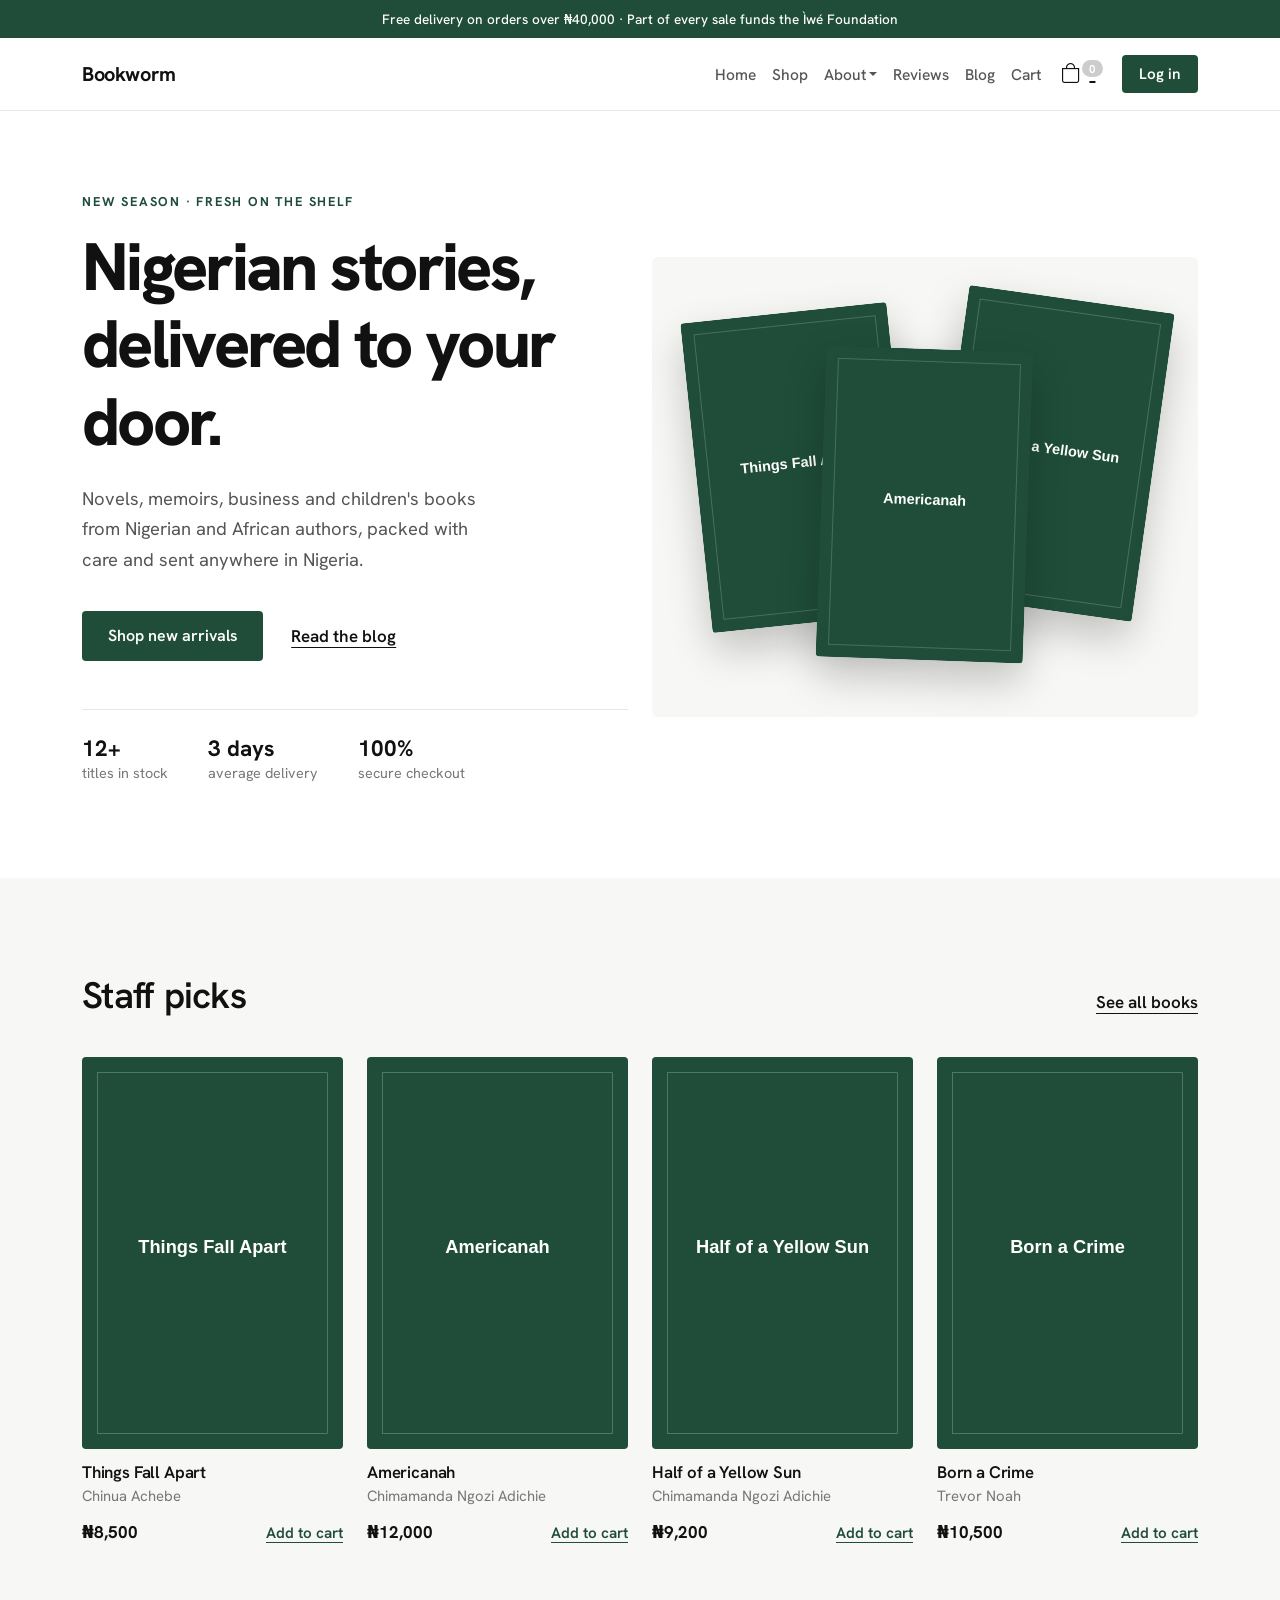
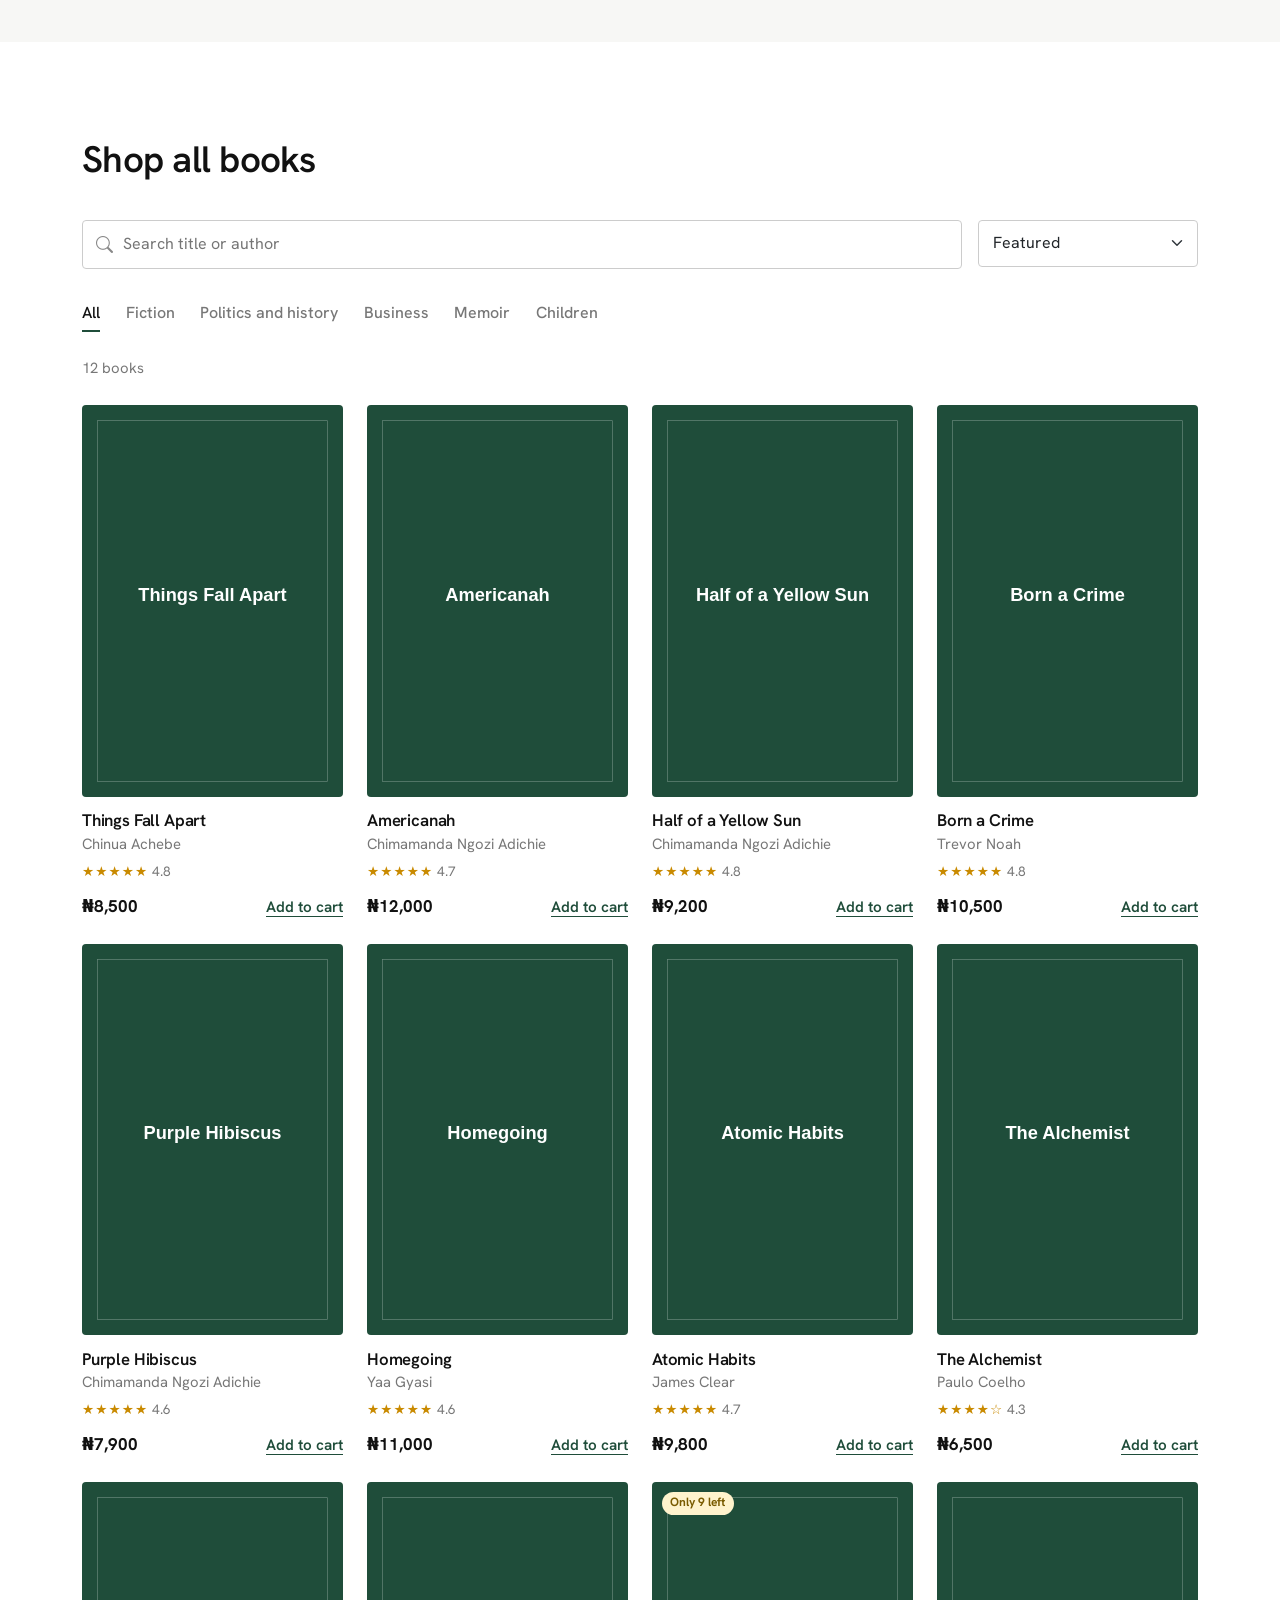
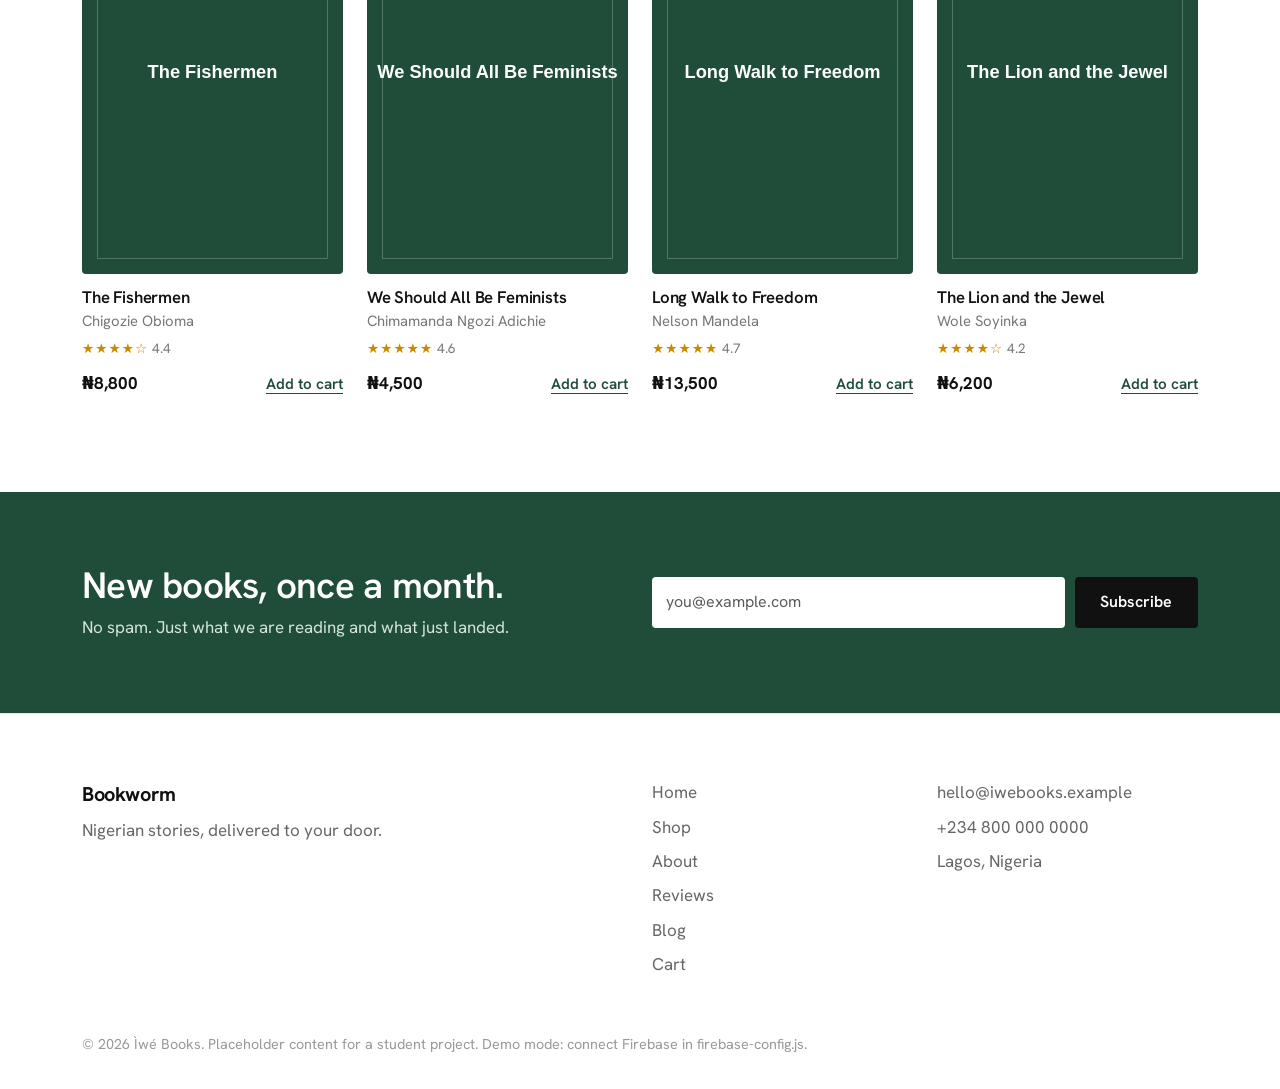
<file: index.html>
<!DOCTYPE html>
<html lang="en">
<head>
  <meta charset="UTF-8">
  <meta name="viewport" content="width=device-width, initial-scale=1">
  <title> Bookworm | Nigerian stories, delivered</title>
  <meta name="description" content="Buy Nigerian and African books online, read the blog, and support the Ìwé Foundation.">

  <link href="https://cdn.jsdelivr.net/npm/bootstrap@5.3.3/dist/css/bootstrap.min.css" rel="stylesheet">
  <link href="https://cdn.jsdelivr.net/npm/bootstrap-icons@1.11.3/font/bootstrap-icons.min.css" rel="stylesheet">

  <link rel="preconnect" href="https://fonts.googleapis.com">
  <link rel="preconnect" href="https://fonts.gstatic.com" crossorigin>
  <link href="https://fonts.googleapis.com/css2?family=Hanken+Grotesk:wght@400;500;600;700;800&display=swap" rel="stylesheet">

  <link href="style.css" rel="stylesheet">
</head>
<body>

  <div class="promo-bar" id="promoBar">Free delivery on orders over ₦40,000 · Part of every sale funds the Ìwé Foundation</div>

  <!-- =========================== NAVBAR =========================== -->
  <nav class="navbar navbar-expand-lg site-nav sticky-top" aria-label="Main navigation">
    <div class="container">
      <a class="navbar-brand" href="index.html#home">Bookworm</a>

      <div class="nav-icons d-lg-none">
        <a class="icon-btn" href="cart.html" aria-label="Open cart">
          <i class="bi bi-bag" aria-hidden="true"></i><span class="cart-count" data-cart-count>0</span>
        </a>
      </div>

      <button class="navbar-toggler" type="button" data-bs-toggle="collapse"
              data-bs-target="#mainNav" aria-controls="mainNav" aria-expanded="false" aria-label="Open menu">
        <span class="navbar-toggler-icon"></span>
      </button>

      <div class="collapse navbar-collapse" id="mainNav">
        <ul class="navbar-nav ms-lg-auto align-items-lg-center">
          <li class="nav-item"><a class="nav-link" href="index.html#home">Home</a></li>
          <li class="nav-item"><a class="nav-link" href="index.html#shop">Shop</a></li>

          <li class="nav-item dropdown">
            <a class="nav-link dropdown-toggle" href="about.html" role="button"
               data-bs-toggle="dropdown" aria-expanded="false">About</a>
            <ul class="dropdown-menu">
              <li><a class="dropdown-item" href="about.html">Our story</a></li>
              <li><a class="dropdown-item" href="about.html#foundation">The Ìwé Foundation</a></li>
              <li><a class="dropdown-item" href="about.html#award">The Ìwé Prize</a></li>
            </ul>
          </li>

          <li class="nav-item"><a class="nav-link" href="reviews.html">Reviews</a></li>
          <li class="nav-item"><a class="nav-link" href="blog.html">Blog</a></li>
          <li class="nav-item"><a class="nav-link" href="cart.html">Cart</a></li>

          <li class="nav-item d-none d-lg-block">
            <a class="icon-btn" href="cart.html" aria-label="Open cart">
              <i class="bi bi-bag" aria-hidden="true"></i><span class="cart-count" data-cart-count>0</span>
            </a>
          </li>

          <li class="nav-item ms-lg-2" id="navLoggedOut">
            <button type="button" class="btn-solid btn-small" data-auth-open="login">Log in</button>
          </li>
          <li class="nav-item dropdown ms-lg-2 d-none" id="navLoggedIn">
            <a class="nav-link dropdown-toggle account-link" href="#" role="button"
               data-bs-toggle="dropdown" aria-expanded="false">
              <i class="bi bi-person-circle" aria-hidden="true"></i> <span id="navUserName">Account</span>
            </a>
            <ul class="dropdown-menu dropdown-menu-end">
              <li><button type="button" class="dropdown-item" id="openOrders">My orders</button></li>
              <li class="d-none" id="adminLink"><a class="dropdown-item" href="admin.html">Admin dashboard</a></li>
              <li><button type="button" class="dropdown-item" id="logoutBtn">Log out</button></li>
            </ul>
          </li>
        </ul>
      </div>
    </div>
  </nav>

  <main>

    <!-- =========================== HOME =========================== -->
    <section id="home" class="hero">
      <div class="container">
        <div class="row align-items-center gy-5">
          <div class="col-lg-6 reveal reveal-left">
            <p class="eyebrow">New season · Fresh on the shelf</p>
            <h1>Nigerian stories, delivered to your door.</h1>
            <p class="lead-text">
              Novels, memoirs, business and children's books from Nigerian and African authors,
              packed with care and sent anywhere in Nigeria.
            </p>
            <div class="hero-actions">
              <a href="#shop" class="btn-solid">Shop new arrivals</a>
              <a href="blog.html" class="link-plain">Read the blog</a>
            </div>
            <ul class="hero-stats">
              <li><strong>12+</strong><span>titles in stock</span></li>
              <li><strong>3 days</strong><span>average delivery</span></li>
              <li><strong>100%</strong><span>secure checkout</span></li>
            </ul>
          </div>
          <div class="col-lg-6 reveal reveal-right delay-200">
            <div class="hero-stack" id="heroStack" aria-label="Featured book covers"></div>
          </div>
        </div>
      </div>
    </section>

    <!-- =========================== FEATURED =========================== -->
    <section id="featured" class="section section-grey">
      <div class="container">
        <div class="section-head reveal">
          <h2>Staff picks</h2>
          <a href="#shop" class="link-plain">See all books</a>
        </div>
        <div class="row g-4 reveal delay-100" id="featuredGrid"></div>
      </div>
    </section>

    <!-- =========================== SHOP =========================== -->
    <section id="shop" class="section">
      <div class="container">
        <h2 class="reveal">Shop all books</h2>

        <div class="shop-tools reveal delay-100">
          <div class="search-box">
            <i class="bi bi-search" aria-hidden="true"></i>
            <input type="search" id="searchInput" placeholder="Search title or author" aria-label="Search books">
          </div>
          <label class="sort-box">
            <span class="visually-hidden">Sort books</span>
            <select id="sortSelect" class="form-select">
              <option value="featured">Featured</option>
              <option value="price-asc">Price: low to high</option>
              <option value="price-desc">Price: high to low</option>
              <option value="rating">Top rated</option>
              <option value="title">Title A to Z</option>
            </select>
          </label>
        </div>

        <ul class="filters reveal delay-100" id="filters" aria-label="Filter books by category"></ul>

        <p class="result-count" id="resultCount" aria-live="polite"></p>
        <div class="row g-4 reveal delay-200" id="bookGrid"></div>
        <p class="empty-note d-none" id="emptyNote">No books match that search. Try another word or category.</p>
      </div>
    </section>

    <!-- =========================== NEWSLETTER =========================== -->
    <section class="newsletter reveal reveal-zoom">
      <div class="container">
        <div class="row align-items-center gy-3">
          <div class="col-lg-6">
            <h2>New books, once a month.</h2>
            <p>No spam. Just what we are reading and what just landed.</p>
          </div>
          <div class="col-lg-6">
            <form id="newsletterForm" class="newsletter-form" novalidate>
              <label for="newsletterEmail" class="visually-hidden">Email address</label>
              <input type="email" id="newsletterEmail" class="form-control" placeholder="you@example.com" required>
              <button type="submit" class="btn-solid">Subscribe</button>
            </form>
          </div>
        </div>
      </div>
    </section>

  </main>

  <!-- =========================== FOOTER =========================== -->
  <footer class="site-footer">
    <div class="container">
      <div class="row gy-4">
        <div class="col-md-6">
          <p class="footer-brand">Bookworm</p>
          <p>Nigerian stories, delivered to your door.</p>
        </div>
        <div class="col-6 col-md-3">
          <ul class="footer-links">
            <li><a href="index.html#home">Home</a></li>
            <li><a href="index.html#shop">Shop</a></li>
            <li><a href="about.html">About</a></li>
            <li><a href="reviews.html">Reviews</a></li>
            <li><a href="blog.html">Blog</a></li>
            <li><a href="cart.html">Cart</a></li>
          </ul>
        </div>
        <div class="col-6 col-md-3">
          <ul class="footer-links">
            <li>hello@iwebooks.example</li>
            <li>+234 800 000 0000</li>
            <li>Lagos, Nigeria</li>
          </ul>
        </div>
      </div>
      <p class="footer-copy">© 2026 Ìwé Books. Placeholder content for a student project. <span id="modeBadge"></span></p>
    </div>
  </footer>

  <!-- =========================== CART DRAWER =========================== -->
  <div class="offcanvas offcanvas-end cart-drawer" tabindex="-1" id="cartDrawer" aria-labelledby="cartTitle">
    <div class="offcanvas-header">
      <h2 class="offcanvas-title" id="cartTitle">Your cart</h2>
      <button type="button" class="btn-close" data-bs-dismiss="offcanvas" aria-label="Close cart"></button>
    </div>
    <div class="offcanvas-body">
      <div id="cartEmpty" class="cart-empty">
        <i class="bi bi-bag" aria-hidden="true"></i>
        <p>Your cart is empty.</p>
        <button type="button" class="btn-solid btn-small" data-bs-dismiss="offcanvas" id="cartBrowse">Browse books</button>
      </div>
      <ul class="cart-list" id="cartList"></ul>
    </div>
    <div class="offcanvas-footer" id="cartFooter">
      <dl class="cart-totals">
        <div><dt>Subtotal</dt><dd id="cartSubtotal">₦0</dd></div>
        <div><dt>Delivery</dt><dd id="cartDelivery">₦0</dd></div>
        <div class="total"><dt>Total</dt><dd id="cartTotal">₦0</dd></div>
      </dl>
      <p class="free-note" id="freeNote"></p>
      <button type="button" class="btn-solid btn-wide" id="checkoutBtn">Pay with Paystack</button>
      <p class="summary-note">Test mode: no real money is charged.</p>
    </div>
  </div>

  <!-- =========================== BOOK DETAIL MODAL =========================== -->
  <div class="modal fade" id="bookModal" tabindex="-1" aria-labelledby="bookModalTitle" aria-hidden="true">
    <div class="modal-dialog modal-dialog-centered modal-lg">
      <div class="modal-content login-modal">
        <div class="modal-header">
          <h2 class="modal-title visually-hidden" id="bookModalTitle">Book details</h2>
          <button type="button" class="btn-close" data-bs-dismiss="modal" aria-label="Close"></button>
        </div>
        <div class="modal-body" id="bookModalBody"></div>
      </div>
    </div>
  </div>

  <!-- =========================== AUTH MODAL =========================== -->
  <div class="modal fade" id="authModal" tabindex="-1" aria-labelledby="authTitle" aria-hidden="true">
    <div class="modal-dialog modal-dialog-centered">
      <div class="modal-content login-modal">
        <div class="modal-header">
          <h2 class="modal-title" id="authTitle">Log in</h2>
          <button type="button" class="btn-close" data-bs-dismiss="modal" aria-label="Close"></button>
        </div>
        <div class="modal-body">
          <div class="alert alert-danger py-2 d-none" id="authError" role="alert"></div>
          <div class="alert alert-success py-2 d-none" id="authInfo" role="status"></div>

          <form id="authForm" novalidate>
            <div class="mb-3 d-none" id="nameField">
              <label for="authName" class="form-label">Full name</label>
              <input type="text" class="form-control" id="authName" autocomplete="name">
            </div>
            <div class="mb-3">
              <label for="authEmail" class="form-label">Email address</label>
              <input type="email" class="form-control" id="authEmail" autocomplete="email" required>
            </div>
            <div class="mb-3">
              <label for="authPassword" class="form-label">Password</label>
              <input type="password" class="form-control" id="authPassword" autocomplete="current-password" required minlength="6">
            </div>
            <button type="submit" class="btn-solid btn-wide" id="authSubmit">Log in</button>
          </form>

          <button type="button" class="btn-outline btn-wide mt-2" id="googleBtn">
            <i class="bi bi-google" aria-hidden="true"></i> Continue with Google
          </button>

          <p class="login-switch" id="forgotRow"><button type="button" class="link-button" id="forgotBtn">Forgot password?</button></p>
          <p class="login-switch" id="switchRow"></p>
        </div>
      </div>
    </div>
  </div>

  <!-- =========================== REVIEW MODAL =========================== -->
  <div class="modal fade" id="reviewModal" tabindex="-1" aria-labelledby="reviewTitle" aria-hidden="true">
    <div class="modal-dialog modal-dialog-centered">
      <div class="modal-content login-modal">
        <div class="modal-header">
          <h2 class="modal-title" id="reviewTitle">Write a review</h2>
          <button type="button" class="btn-close" data-bs-dismiss="modal" aria-label="Close"></button>
        </div>
        <div class="modal-body">
          <form id="reviewForm" novalidate>
            <div class="mb-3">
              <label for="reviewRating" class="form-label">Rating</label>
              <select id="reviewRating" class="form-select">
                <option value="5">5 stars</option>
                <option value="4">4 stars</option>
                <option value="3">3 stars</option>
                <option value="2">2 stars</option>
                <option value="1">1 star</option>
              </select>
            </div>
            <div class="mb-3">
              <label for="reviewText" class="form-label">Your review</label>
              <textarea id="reviewText" class="form-control" rows="4" maxlength="400" required></textarea>
            </div>
            <button type="submit" class="btn-solid btn-wide">Post review</button>
          </form>
        </div>
      </div>
    </div>
  </div>

  <!-- =========================== ORDERS MODAL =========================== -->
  <div class="modal fade" id="ordersModal" tabindex="-1" aria-labelledby="ordersTitle" aria-hidden="true">
    <div class="modal-dialog modal-dialog-centered modal-lg modal-dialog-scrollable">
      <div class="modal-content login-modal">
        <div class="modal-header">
          <h2 class="modal-title" id="ordersTitle">My orders</h2>
          <button type="button" class="btn-close" data-bs-dismiss="modal" aria-label="Close"></button>
        </div>
        <div class="modal-body" id="ordersBody"></div>
      </div>
    </div>
  </div>

  <!-- =========================== TOASTS =========================== -->
  <div class="toast-wrap" id="toastWrap" aria-live="polite" aria-atomic="true"></div>

  <script src="https://js.paystack.co/v1/inline.js"></script>
  <script src="https://cdn.jsdelivr.net/npm/bootstrap@5.3.3/dist/js/bootstrap.bundle.min.js"></script>
  <script type="module" src="app.js"></script>
</body>
</html>
</file>
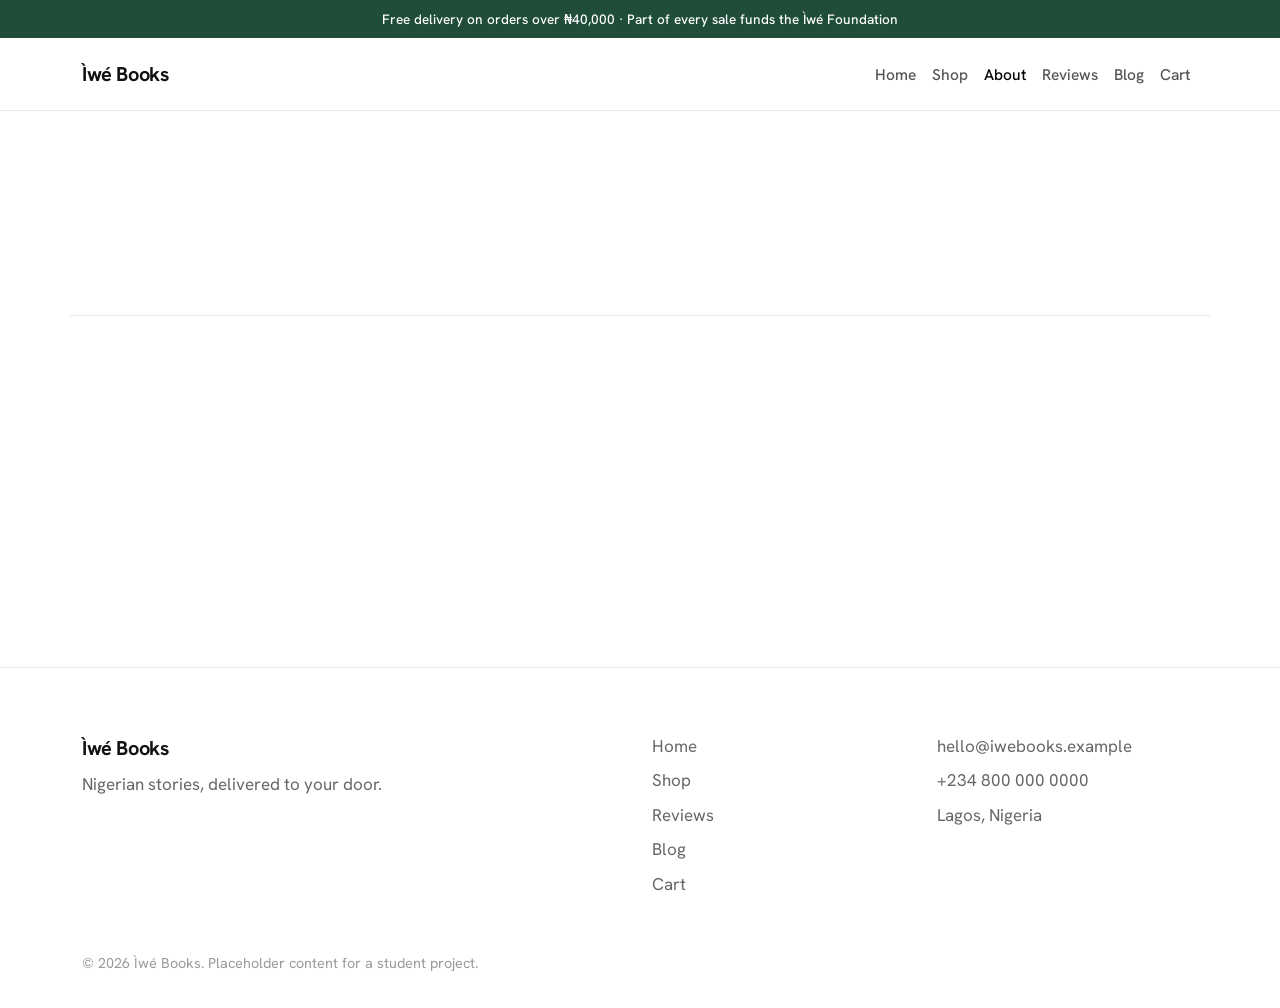
<file: about.html>
<!DOCTYPE html>
<html lang="en">
<head>
  <meta charset="UTF-8">
  <meta name="viewport" content="width=device-width, initial-scale=1">
  <title>About Bookworm </title>
  <meta name="description" content="Learn about Bookworm, the Bookworm Foundation, and the Bookworm Prize.">
  <link href="https://cdn.jsdelivr.net/npm/bootstrap@5.3.3/dist/css/bootstrap.min.css" rel="stylesheet">
  <link href="https://cdn.jsdelivr.net/npm/bootstrap-icons@1.11.3/font/bootstrap-icons.min.css" rel="stylesheet">
  <link rel="preconnect" href="https://fonts.googleapis.com">
  <link rel="preconnect" href="https://fonts.gstatic.com" crossorigin>
  <link href="https://fonts.googleapis.com/css2?family=Hanken+Grotesk:wght@400;500;600;700;800&display=swap" rel="stylesheet">
  <link href="style.css" rel="stylesheet">
</head>
<body>
  <div class="promo-bar">Free delivery on orders over ₦40,000 · Part of every sale funds the Ìwé Foundation</div>
  <nav class="navbar navbar-expand-lg site-nav sticky-top" aria-label="Main navigation">
    <div class="container">
      <a class="navbar-brand" href="index.html#home">Ìwé Books</a>
      <button class="navbar-toggler" type="button" data-bs-toggle="collapse" data-bs-target="#mainNav" aria-controls="mainNav" aria-expanded="false" aria-label="Open menu"><span class="navbar-toggler-icon"></span></button>
      <div class="collapse navbar-collapse" id="mainNav">
        <ul class="navbar-nav ms-lg-auto align-items-lg-center">
          <li class="nav-item"><a class="nav-link" href="index.html#home">Home</a></li>
          <li class="nav-item"><a class="nav-link" href="index.html#shop">Shop</a></li>
          <li class="nav-item"><a class="nav-link active" aria-current="page" href="about.html">About</a></li>
          <li class="nav-item"><a class="nav-link" href="reviews.html">Reviews</a></li>
          <li class="nav-item"><a class="nav-link" href="blog.html">Blog</a></li>
          <li class="nav-item"><a class="nav-link" href="cart.html">Cart</a></li>
        </ul>
      </div>
    </div>
  </nav>
  <main>
    <section class="section">
      <div class="container">
        <div class="row gy-4 reveal">
          <div class="col-lg-4"><h1>About us</h1></div>
          <div class="col-lg-8">
            <p class="body-text">Ìwé Books started as a small shelf and a big belief: Nigerian readers should find Nigerian stories easily. We stock new releases and old favourites, and we put part of every sale back into the communities that read them.</p>
          </div>
        </div>
        <div class="row gy-4 about-pair mt-4">
          <div class="col-md-6 reveal reveal-left delay-100" id="foundation">
            <h2>The Ìwé Foundation</h2>
            <p class="body-text">We donate books and run reading clubs in schools that have no library. Every purchase on this site helps fund a shelf.</p>
            <a href="index.html#shop" class="link-plain">Browse books</a>
          </div>
          <div class="col-md-6 reveal reveal-right delay-200" id="award">
            <h2>The Ìwé Prize</h2>
            <p class="body-text">An annual award for the best new book by a Nigerian author. The winner receives a cash prize and a national book tour.</p>
            <a href="blog.html" class="link-plain">Read the blog</a>
          </div>
        </div>
      </div>
    </section>
  </main>
  <footer class="site-footer">
    <div class="container">
      <div class="row gy-4">
        <div class="col-md-6"><p class="footer-brand">Ìwé Books</p><p>Nigerian stories, delivered to your door.</p></div>
        <div class="col-6 col-md-3"><ul class="footer-links"><li><a href="index.html#home">Home</a></li><li><a href="index.html#shop">Shop</a></li><li><a href="reviews.html">Reviews</a></li><li><a href="blog.html">Blog</a></li><li><a href="cart.html">Cart</a></li></ul></div>
        <div class="col-6 col-md-3"><ul class="footer-links"><li>hello@iwebooks.example</li><li>+234 800 000 0000</li><li>Lagos, Nigeria</li></ul></div>
      </div>
      <p class="footer-copy">© 2026 Ìwé Books. Placeholder content for a student project.</p>
    </div>
  </footer>
  <script src="https://cdn.jsdelivr.net/npm/bootstrap@5.3.3/dist/js/bootstrap.bundle.min.js"></script>
</body>
</html>
</file>
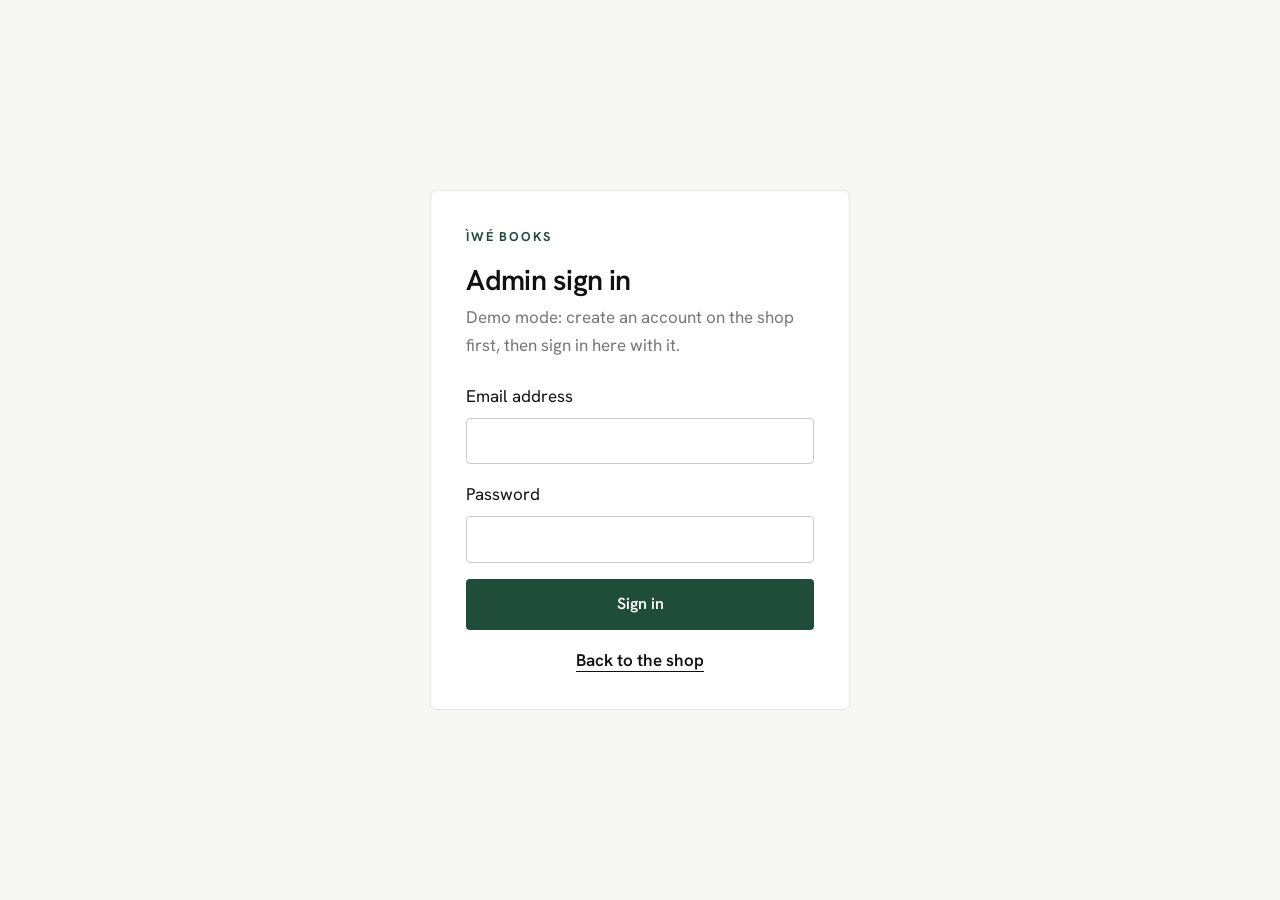
<file: admin.html>
<!DOCTYPE html>
<html lang="en">
<head>
  <meta charset="UTF-8">
  <meta name="viewport" content="width=device-width, initial-scale=1">
  <meta name="robots" content="noindex">
  <title>Admin | Ìwé Books</title>

  <link href="https://cdn.jsdelivr.net/npm/bootstrap@5.3.3/dist/css/bootstrap.min.css" rel="stylesheet">
  <link href="https://cdn.jsdelivr.net/npm/bootstrap-icons@1.11.3/font/bootstrap-icons.min.css" rel="stylesheet">
  <link rel="preconnect" href="https://fonts.googleapis.com">
  <link rel="preconnect" href="https://fonts.gstatic.com" crossorigin>
  <link href="https://fonts.googleapis.com/css2?family=Hanken+Grotesk:wght@400;500;600;700;800&display=swap" rel="stylesheet">

  <link href="style.css" rel="stylesheet">
  <link href="admin.css" rel="stylesheet">
</head>
<body class="admin-body">

  <!-- ============ Gate: shown until an admin is signed in ============ -->
  <section id="gate" class="gate">
    <div class="gate-card">
      <p class="eyebrow">Ìwé Books</p>
      <h1>Admin sign in</h1>
      <p class="muted" id="gateNote">Sign in with an admin account to manage the shop.</p>
      <div class="alert alert-danger py-2 d-none" id="gateError" role="alert"></div>
      <form id="gateForm" novalidate>
        <div class="mb-3">
          <label for="gateEmail" class="form-label">Email address</label>
          <input type="email" class="form-control" id="gateEmail" autocomplete="email" required>
        </div>
        <div class="mb-3">
          <label for="gatePassword" class="form-label">Password</label>
          <input type="password" class="form-control" id="gatePassword" autocomplete="current-password" required>
        </div>
        <button type="submit" class="btn-solid btn-wide">Sign in</button>
      </form>
      <p class="login-switch"><a href="index.html" class="link-plain">Back to the shop</a></p>
    </div>
  </section>

  <!-- ============ Dashboard ============ -->
  <div id="dash" class="d-none">
    <header class="admin-top">
      <div class="container-xl admin-top-inner">
        <div class="admin-brand">Ìwé Books <span>Admin</span></div>
        <div class="admin-user">
          <span id="adminWho" class="muted"></span>
          <a href="index.html" class="link-plain">View shop</a>
          <button type="button" class="btn-outline btn-small" id="adminLogout">Log out</button>
        </div>
      </div>
      <div class="container-xl">
        <ul class="admin-tabs" id="tabs" role="tablist">
          <li><button type="button" class="tab is-active" data-tab="overview">Overview</button></li>
          <li><button type="button" class="tab" data-tab="books">Books</button></li>
          <li><button type="button" class="tab" data-tab="orders">Orders</button></li>
          <li><button type="button" class="tab" data-tab="reviews">Reviews</button></li>
          <li><button type="button" class="tab" data-tab="customers">Customers</button></li>
        </ul>
      </div>
    </header>

    <main class="container-xl admin-main">
      <div class="alert alert-warning d-none" id="demoBanner">
        Demo mode: data is stored in this browser only, and any logged-in user counts as admin.
        Connect Firebase in <code>firebase-config.js</code> for the real thing.
      </div>

      <!-- Overview -->
      <section data-panel="overview">
        <div class="stat-grid reveal" id="stats"></div>
        <div class="row g-4 mt-1">
          <div class="col-lg-7">
            <div class="panel reveal delay-100">
              <h2>Revenue, last 7 days</h2>
              <div class="bars" id="bars"></div>
            </div>
          </div>
          <div class="col-lg-5">
            <div class="panel reveal delay-200">
              <h2>Top sellers</h2>
              <ol class="rank" id="topSellers"></ol>
            </div>
          </div>
        </div>
        <div class="panel mt-4 reveal delay-300">
          <h2>Needs attention</h2>
          <ul class="plain-list" id="attention"></ul>
        </div>
      </section>

      <!-- Books -->
      <section data-panel="books" class="d-none">
        <div class="panel-head">
          <h2>Books</h2>
          <div class="panel-actions">
            <input type="search" id="bookSearch" class="form-control" placeholder="Search books" aria-label="Search books">
            <button type="button" class="btn-solid btn-small" id="addBookBtn"><i class="bi bi-plus-lg"></i> Add book</button>
          </div>
        </div>
        <div class="alert alert-info d-none" id="seedNote">
          Your Firestore <code>books</code> collection is empty.
          <button type="button" class="link-button" id="seedBtn">Load the 12 starter books</button>
        </div>
        <div class="table-wrap">
          <table class="admin-table">
            <thead><tr><th></th><th>Title</th><th>Category</th><th class="num">Price</th><th class="num">Stock</th><th>Featured</th><th></th></tr></thead>
            <tbody id="booksBody"></tbody>
          </table>
        </div>
      </section>

      <!-- Orders -->
      <section data-panel="orders" class="d-none">
        <div class="panel-head">
          <h2>Orders</h2>
          <div class="panel-actions">
            <select id="orderFilter" class="form-select" aria-label="Filter orders by status">
              <option value="all">All statuses</option>
              <option value="paid">Paid</option>
              <option value="processing">Processing</option>
              <option value="shipped">Shipped</option>
              <option value="delivered">Delivered</option>
              <option value="cancelled">Cancelled</option>
            </select>
            <button type="button" class="btn-outline btn-small" id="exportOrders"><i class="bi bi-download"></i> Export CSV</button>
          </div>
        </div>
        <div id="ordersList"></div>
      </section>

      <!-- Reviews -->
      <section data-panel="reviews" class="d-none">
        <div class="panel-head"><h2>Reviews</h2></div>
        <div id="reviewsList"></div>
      </section>

      <!-- Customers -->
      <section data-panel="customers" class="d-none">
        <div class="panel-head"><h2>Customers</h2></div>
        <div class="table-wrap">
          <table class="admin-table">
            <thead><tr><th>Name</th><th>Email</th><th>Role</th><th class="num">Orders</th><th class="num">Spent</th></tr></thead>
            <tbody id="customersBody"></tbody>
          </table>
        </div>
      </section>
    </main>
  </div>

  <!-- ============ Book form modal ============ -->
  <div class="modal fade" id="bookFormModal" tabindex="-1" aria-labelledby="bookFormTitle" aria-hidden="true">
    <div class="modal-dialog modal-dialog-centered modal-lg modal-dialog-scrollable">
      <div class="modal-content login-modal">
        <div class="modal-header">
          <h2 class="modal-title" id="bookFormTitle">Add book</h2>
          <button type="button" class="btn-close" data-bs-dismiss="modal" aria-label="Close"></button>
        </div>
        <div class="modal-body">
          <div class="alert alert-danger py-2 d-none" id="bookError" role="alert"></div>
          <form id="bookForm" novalidate>
            <div class="row g-3">
              <div class="col-md-7"><label class="form-label" for="fTitle">Title</label><input class="form-control" id="fTitle" required></div>
              <div class="col-md-5"><label class="form-label" for="fAuthor">Author</label><input class="form-control" id="fAuthor" required></div>
              <div class="col-6 col-md-3"><label class="form-label" for="fPrice">Price (₦)</label><input type="number" min="0" step="100" class="form-control" id="fPrice" required></div>
              <div class="col-6 col-md-3"><label class="form-label" for="fStock">Stock</label><input type="number" min="0" step="1" class="form-control" id="fStock" required></div>
              <div class="col-6 col-md-3"><label class="form-label" for="fRating">Rating (0 to 5)</label><input type="number" min="0" max="5" step="0.1" class="form-control" id="fRating" value="4.5"></div>
              <div class="col-6 col-md-3"><label class="form-label" for="fCategory">Category</label>
                <select class="form-select" id="fCategory"></select></div>
              <div class="col-6 col-md-4"><label class="form-label" for="fIsbn">ISBN</label><input class="form-control" id="fIsbn" placeholder="Used to find the cover"></div>
              <div class="col-3 col-md-4"><label class="form-label" for="fPages">Pages</label><input type="number" min="0" class="form-control" id="fPages"></div>
              <div class="col-3 col-md-4"><label class="form-label" for="fYear">Year</label><input type="number" min="0" class="form-control" id="fYear"></div>
              <div class="col-12"><label class="form-label" for="fCover">Cover image URL</label>
                <input class="form-control" id="fCover" placeholder="Leave blank to use the ISBN cover from Open Library">
                <div class="cover-preview" id="coverPreview"></div></div>
              <div class="col-12"><label class="form-label" for="fDesc">Description</label><textarea class="form-control" id="fDesc" rows="4"></textarea></div>
              <div class="col-12"><div class="form-check"><input class="form-check-input" type="checkbox" id="fFeatured"><label class="form-check-label" for="fFeatured">Show in Staff picks</label></div></div>
            </div>
            <button type="submit" class="btn-solid btn-wide mt-4" id="bookSave">Save book</button>
          </form>
        </div>
      </div>
    </div>
  </div>

  <div class="toast-wrap" id="toastWrap" aria-live="polite" aria-atomic="true"></div>

  <script src="https://cdn.jsdelivr.net/npm/bootstrap@5.3.3/dist/js/bootstrap.bundle.min.js"></script>
  <script type="module" src="admin.js"></script>
</body>
</html>
</file>
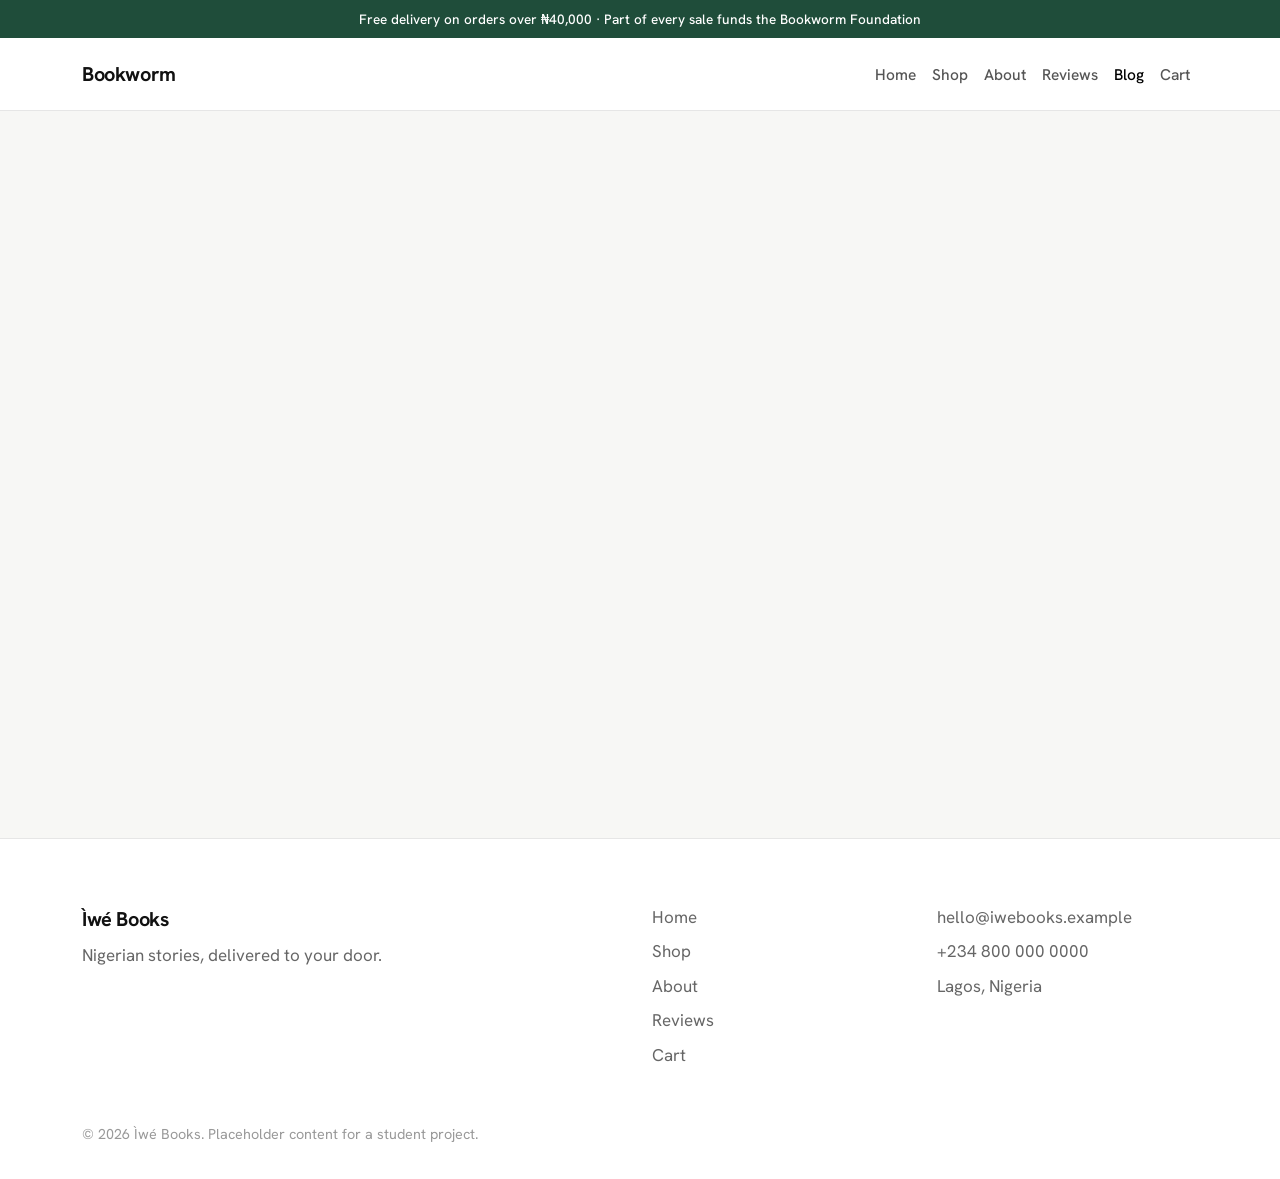
<file: blog.html>
<!DOCTYPE html>
<html lang="en">
<head>
  <meta charset="UTF-8">
  <meta name="viewport" content="width=device-width, initial-scale=1">
  <title>Blog | Bookworm</title>
  <meta name="description" content="Notes on Nigerian books, authors, and reading from Bookworm.">
  <link href="https://cdn.jsdelivr.net/npm/bootstrap@5.3.3/dist/css/bootstrap.min.css" rel="stylesheet">
  <link href="https://cdn.jsdelivr.net/npm/bootstrap-icons@1.11.3/font/bootstrap-icons.min.css" rel="stylesheet">
  <link rel="preconnect" href="https://fonts.googleapis.com">
  <link rel="preconnect" href="https://fonts.gstatic.com" crossorigin>
  <link href="https://fonts.googleapis.com/css2?family=Hanken+Grotesk:wght@400;500;600;700;800&display=swap" rel="stylesheet">
  <link href="style.css" rel="stylesheet">
</head>
<body>
  <div class="promo-bar">Free delivery on orders over ₦40,000 · Part of every sale funds the Bookworm Foundation</div>
  <nav class="navbar navbar-expand-lg site-nav sticky-top" aria-label="Main navigation">
    <div class="container">
      <a class="navbar-brand" href="index.html#home">Bookworm</a>
      <button class="navbar-toggler" type="button" data-bs-toggle="collapse" data-bs-target="#mainNav" aria-controls="mainNav" aria-expanded="false" aria-label="Open menu"><span class="navbar-toggler-icon"></span></button>
      <div class="collapse navbar-collapse" id="mainNav">
        <ul class="navbar-nav ms-lg-auto align-items-lg-center">
          <li class="nav-item"><a class="nav-link" href="index.html#home">Home</a></li>
          <li class="nav-item"><a class="nav-link" href="index.html#shop">Shop</a></li>
          <li class="nav-item"><a class="nav-link" href="about.html">About</a></li>
          <li class="nav-item"><a class="nav-link" href="reviews.html">Reviews</a></li>
          <li class="nav-item"><a class="nav-link active" aria-current="page" href="blog.html">Blog</a></li>
          <li class="nav-item"><a class="nav-link" href="cart.html">Cart</a></li>
        </ul>
      </div>
    </div>
  </nav>
  <main>
    <section class="section section-grey">
      <div class="container">
        <h1 class="reveal">Blog</h1>
        <ul class="post-list reveal delay-100">
          <li><time datetime="2026-10-15">15 Oct 2026</time><div><h2><a href="#debut-novels" id="debut-novels">Five debut novels worth your weekend</a></h2><p>Fresh voices from Lagos, Enugu and Kano, and why each one stayed with us.</p></div></li>
          <li><time datetime="2026-10-08">8 Oct 2026</time><div><h2><a href="#prize-shortlist" id="prize-shortlist">A conversation with this year's prize shortlist</a></h2><p>Three authors on writing at night, rejection letters and first drafts.</p></div></li>
          <li><time datetime="2026-09-29">29 Sep 2026</time><div><h2><a href="#reading-habit" id="reading-habit">How to start a reading habit in ten minutes a day</a></h2><p>Small, realistic steps that work even when your schedule is packed.</p></div></li>
        </ul>
      </div>
    </section>
  </main>
  <footer class="site-footer">
    <div class="container">
      <div class="row gy-4">
        <div class="col-md-6"><p class="footer-brand">Ìwé Books</p><p>Nigerian stories, delivered to your door.</p></div>
        <div class="col-6 col-md-3"><ul class="footer-links"><li><a href="index.html#home">Home</a></li><li><a href="index.html#shop">Shop</a></li><li><a href="about.html">About</a></li><li><a href="reviews.html">Reviews</a></li><li><a href="cart.html">Cart</a></li></ul></div>
        <div class="col-6 col-md-3"><ul class="footer-links"><li>hello@iwebooks.example</li><li>+234 800 000 0000</li><li>Lagos, Nigeria</li></ul></div>
      </div>
      <p class="footer-copy">© 2026 Ìwé Books. Placeholder content for a student project.</p>
    </div>
  </footer>
  <script src="https://cdn.jsdelivr.net/npm/bootstrap@5.3.3/dist/js/bootstrap.bundle.min.js"></script>
</body>
</html>
</file>
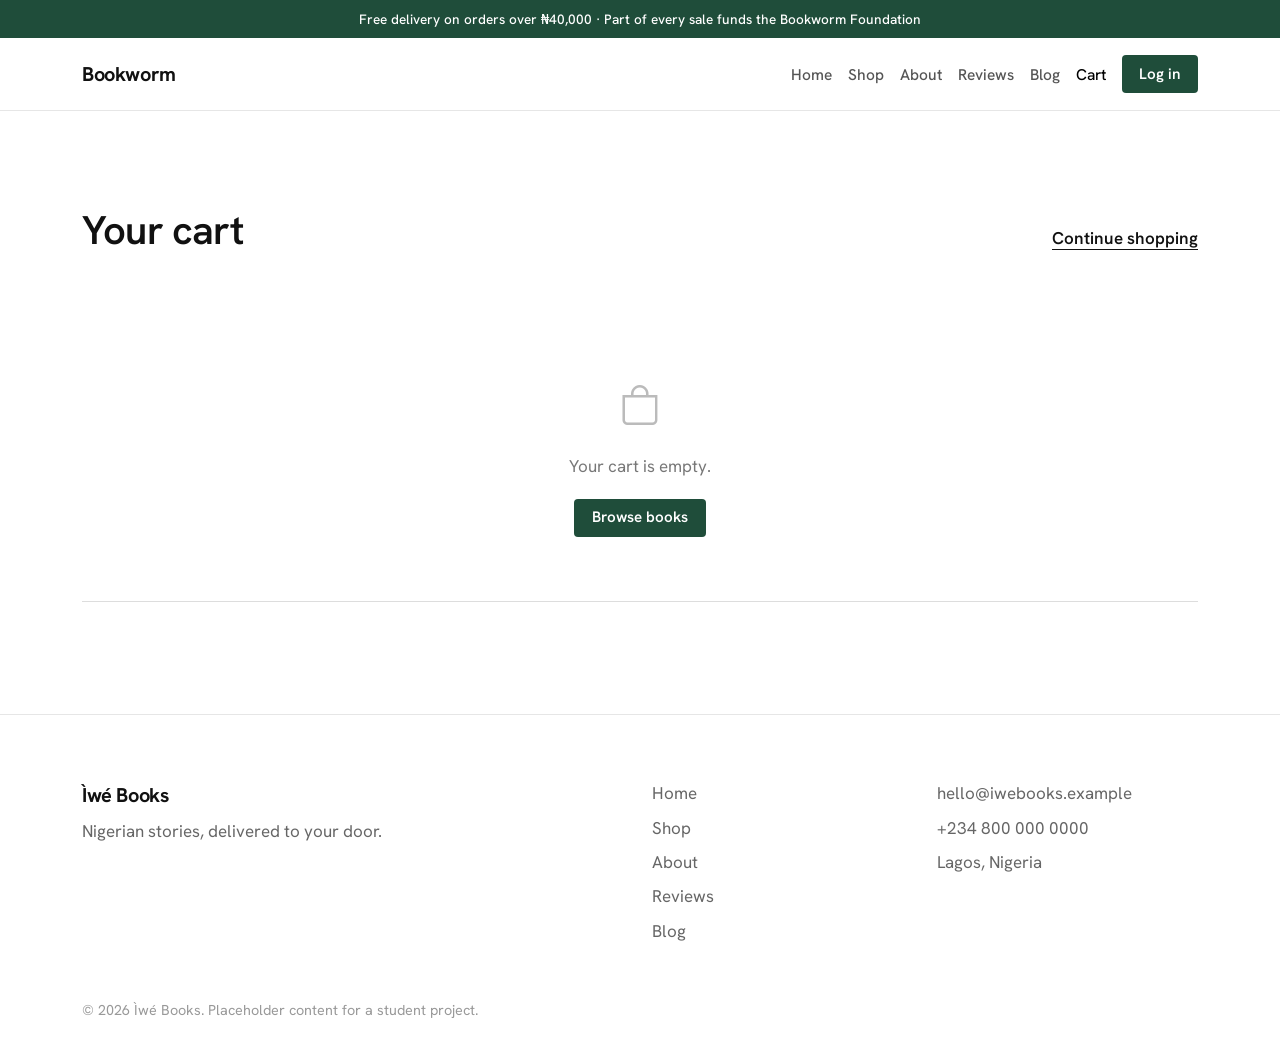
<file: cart.html>
<!DOCTYPE html>
<html lang="en">
<head>
  <meta charset="UTF-8">
  <meta name="viewport" content="width=device-width, initial-scale=1">
  <title>Your Cart | Bookworm</title>
  <meta name="description" content="Review your book order and check out with Bookworm.">
  <link href="https://cdn.jsdelivr.net/npm/bootstrap@5.3.3/dist/css/bootstrap.min.css" rel="stylesheet">
  <link href="https://cdn.jsdelivr.net/npm/bootstrap-icons@1.11.3/font/bootstrap-icons.min.css" rel="stylesheet">
  <link rel="preconnect" href="https://fonts.googleapis.com">
  <link rel="preconnect" href="https://fonts.gstatic.com" crossorigin>
  <link href="https://fonts.googleapis.com/css2?family=Hanken+Grotesk:wght@400;500;600;700;800&display=swap" rel="stylesheet">
  <link href="style.css" rel="stylesheet">
</head>
<body data-page="cart">
  <div class="promo-bar">Free delivery on orders over ₦40,000 · Part of every sale funds the Bookworm Foundation</div>
  <nav class="navbar navbar-expand-lg site-nav sticky-top" aria-label="Main navigation">
    <div class="container">
      <a class="navbar-brand" href="index.html#home">Bookworm</a>
      <button class="navbar-toggler" type="button" data-bs-toggle="collapse" data-bs-target="#mainNav" aria-controls="mainNav" aria-expanded="false" aria-label="Open menu"><span class="navbar-toggler-icon"></span></button>
      <div class="collapse navbar-collapse" id="mainNav">
        <ul class="navbar-nav ms-lg-auto align-items-lg-center">
          <li class="nav-item"><a class="nav-link" href="index.html#home">Home</a></li>
          <li class="nav-item"><a class="nav-link" href="index.html#shop">Shop</a></li>
          <li class="nav-item"><a class="nav-link" href="about.html">About</a></li>
          <li class="nav-item"><a class="nav-link" href="reviews.html">Reviews</a></li>
          <li class="nav-item"><a class="nav-link" href="blog.html">Blog</a></li>
          <li class="nav-item"><a class="nav-link active" aria-current="page" href="cart.html">Cart</a></li>
          <li class="nav-item ms-lg-2" id="navLoggedOut"><button type="button" class="btn-solid btn-small" data-auth-open="login">Log in</button></li>
          <li class="nav-item dropdown ms-lg-2 d-none" id="navLoggedIn">
            <a class="nav-link dropdown-toggle account-link" href="#" role="button" data-bs-toggle="dropdown" aria-expanded="false"><i class="bi bi-person-circle" aria-hidden="true"></i> <span id="navUserName">Account</span></a>
            <ul class="dropdown-menu dropdown-menu-end"><li><button type="button" class="dropdown-item" id="openOrders">My orders</button></li><li><button type="button" class="dropdown-item" id="logoutBtn">Log out</button></li></ul>
          </li>
        </ul>
      </div>
    </div>
  </nav>
  <main class="section">
    <div class="container">
      <div class="section-head reveal"><h1>Your cart</h1><a class="link-plain" href="index.html#shop">Continue shopping</a></div>
      <section id="cartDrawer" class="cart-page reveal delay-100" aria-label="Shopping cart">
        <div class="offcanvas-body">
          <div id="cartEmpty" class="cart-empty"><i class="bi bi-bag" aria-hidden="true"></i><p>Your cart is empty.</p><a class="btn-solid btn-small" href="index.html#shop">Browse books</a></div>
          <ul class="cart-list" id="cartList"></ul>
        </div>
        <div class="offcanvas-footer" id="cartFooter">
          <dl class="cart-totals"><div><dt>Subtotal</dt><dd id="cartSubtotal">₦0</dd></div><div><dt>Delivery</dt><dd id="cartDelivery">₦0</dd></div><div class="total"><dt>Total</dt><dd id="cartTotal">₦0</dd></div></dl>
          <p class="free-note" id="freeNote"></p><button type="button" class="btn-solid btn-wide" id="checkoutBtn">Pay with Paystack</button><p class="summary-note">Test mode: no real money is charged.</p>
        </div>
      </section>
    </div>
  </main>
  <footer class="site-footer">
    <div class="container">
      <div class="row gy-4">
        <div class="col-md-6"><p class="footer-brand">Ìwé Books</p><p>Nigerian stories, delivered to your door.</p></div>
        <div class="col-6 col-md-3"><ul class="footer-links"><li><a href="index.html#home">Home</a></li><li><a href="index.html#shop">Shop</a></li><li><a href="about.html">About</a></li><li><a href="reviews.html">Reviews</a></li><li><a href="blog.html">Blog</a></li></ul></div>
        <div class="col-6 col-md-3"><ul class="footer-links"><li>hello@iwebooks.example</li><li>+234 800 000 0000</li><li>Lagos, Nigeria</li></ul></div>
      </div>
      <p class="footer-copy">© 2026 Ìwé Books. Placeholder content for a student project.</p>
    </div>
  </footer>
  <div class="modal fade" id="authModal" tabindex="-1" aria-labelledby="authTitle" aria-hidden="true">
    <div class="modal-dialog modal-dialog-centered"><div class="modal-content login-modal">
      <div class="modal-header"><h2 class="modal-title" id="authTitle">Log in</h2><button type="button" class="btn-close" data-bs-dismiss="modal" aria-label="Close"></button></div>
      <div class="modal-body">
        <div class="alert alert-danger py-2 d-none" id="authError" role="alert"></div><div class="alert alert-success py-2 d-none" id="authInfo" role="status"></div>
        <form id="authForm" novalidate>
          <div class="mb-3 d-none" id="nameField"><label for="authName" class="form-label">Full name</label><input type="text" class="form-control" id="authName" autocomplete="name"></div>
          <div class="mb-3"><label for="authEmail" class="form-label">Email address</label><input type="email" class="form-control" id="authEmail" autocomplete="email" required></div>
          <div class="mb-3"><label for="authPassword" class="form-label">Password</label><input type="password" class="form-control" id="authPassword" autocomplete="current-password" required minlength="6"></div>
          <button type="submit" class="btn-solid btn-wide" id="authSubmit">Log in</button>
        </form>
        <button type="button" class="btn-outline btn-wide mt-2" id="googleBtn"><i class="bi bi-google" aria-hidden="true"></i> Continue with Google</button>
        <p class="login-switch" id="forgotRow"><button type="button" class="link-button" id="forgotBtn">Forgot password?</button></p><p class="login-switch" id="switchRow"></p>
      </div>
    </div></div>
  </div>
  <div class="modal fade" id="ordersModal" tabindex="-1" aria-labelledby="ordersTitle" aria-hidden="true"><div class="modal-dialog modal-dialog-centered modal-lg modal-dialog-scrollable"><div class="modal-content login-modal"><div class="modal-header"><h2 class="modal-title" id="ordersTitle">My orders</h2><button type="button" class="btn-close" data-bs-dismiss="modal" aria-label="Close"></button></div><div class="modal-body" id="ordersBody"></div></div></div></div>
  <div class="toast-wrap" id="toastWrap" aria-live="polite" aria-atomic="true"></div>
  <script src="https://js.paystack.co/v1/inline.js"></script>
  <script src="https://cdn.jsdelivr.net/npm/bootstrap@5.3.3/dist/js/bootstrap.bundle.min.js"></script>
  <script type="module" src="app.js"></script>
</body>
</html>
</file>
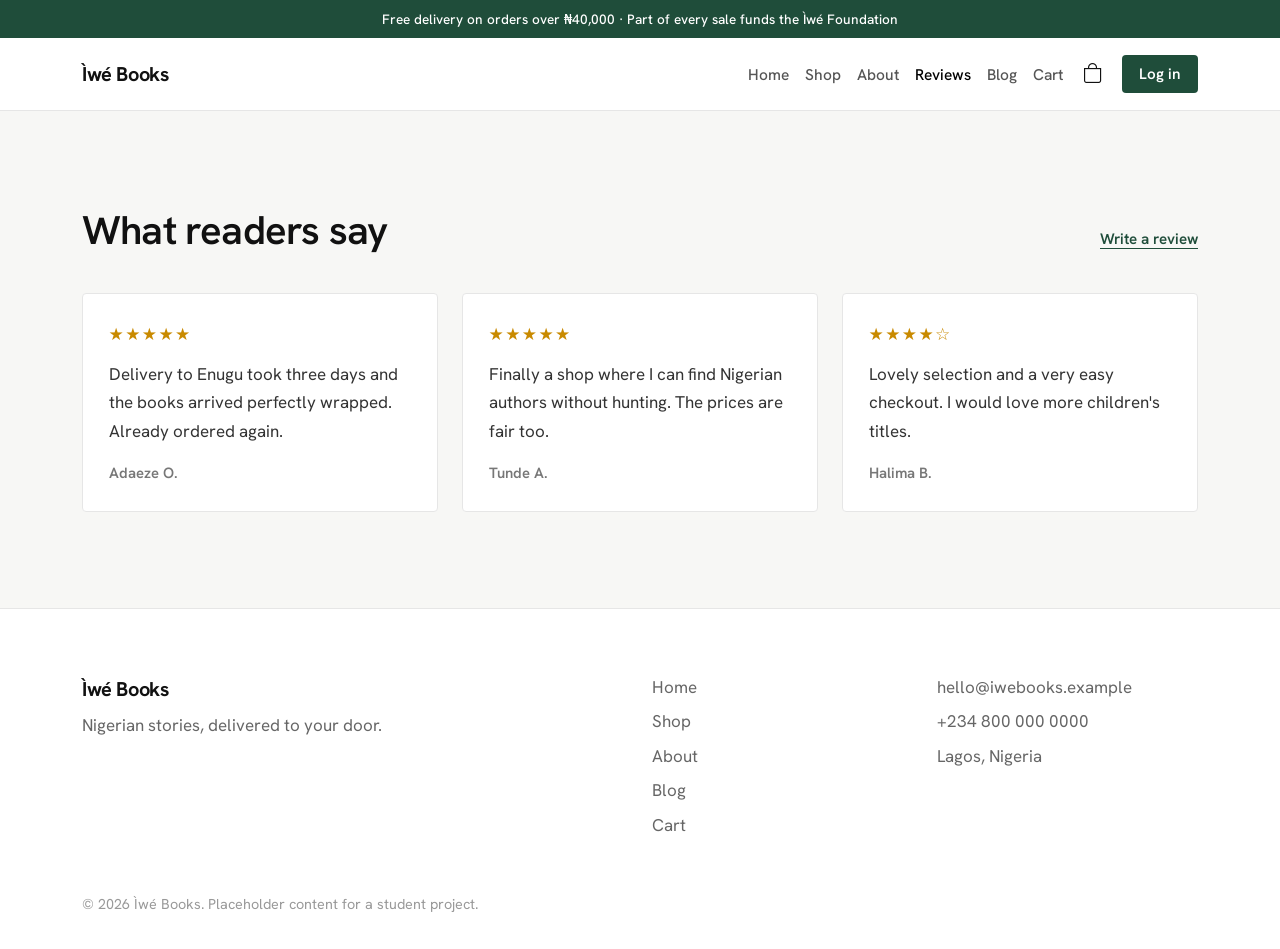
<file: reviews.html>
<!DOCTYPE html>
<html lang="en">
<head>
  <meta charset="UTF-8">
  <meta name="viewport" content="width=device-width, initial-scale=1">
  <title>Reader Reviews | Ìwé Books</title>
  <meta name="description" content="Reviews from readers who shop with Ìwé Books.">
  <link href="https://cdn.jsdelivr.net/npm/bootstrap@5.3.3/dist/css/bootstrap.min.css" rel="stylesheet">
  <link href="https://cdn.jsdelivr.net/npm/bootstrap-icons@1.11.3/font/bootstrap-icons.min.css" rel="stylesheet">
  <link rel="preconnect" href="https://fonts.googleapis.com">
  <link rel="preconnect" href="https://fonts.gstatic.com" crossorigin>
  <link href="https://fonts.googleapis.com/css2?family=Hanken+Grotesk:wght@400;500;600;700;800&display=swap" rel="stylesheet">
  <link href="style.css" rel="stylesheet">
</head>
<body>
  <div class="promo-bar">Free delivery on orders over ₦40,000 · Part of every sale funds the Ìwé Foundation</div>
  <nav class="navbar navbar-expand-lg site-nav sticky-top" aria-label="Main navigation">
    <div class="container">
      <a class="navbar-brand" href="index.html#home">Ìwé Books</a>
      <div class="nav-icons d-lg-none"><a class="icon-btn" href="cart.html" aria-label="Open cart"><i class="bi bi-bag" aria-hidden="true"></i></a></div>
      <button class="navbar-toggler" type="button" data-bs-toggle="collapse" data-bs-target="#mainNav" aria-controls="mainNav" aria-expanded="false" aria-label="Open menu"><span class="navbar-toggler-icon"></span></button>
      <div class="collapse navbar-collapse" id="mainNav">
        <ul class="navbar-nav ms-lg-auto align-items-lg-center">
          <li class="nav-item"><a class="nav-link" href="index.html#home">Home</a></li>
          <li class="nav-item"><a class="nav-link" href="index.html#shop">Shop</a></li>
          <li class="nav-item"><a class="nav-link" href="about.html">About</a></li>
          <li class="nav-item"><a class="nav-link active" aria-current="page" href="reviews.html">Reviews</a></li>
          <li class="nav-item"><a class="nav-link" href="blog.html">Blog</a></li>
          <li class="nav-item"><a class="nav-link" href="cart.html">Cart</a></li>
          <li class="nav-item d-none d-lg-block"><a class="icon-btn" href="cart.html" aria-label="Open cart"><i class="bi bi-bag" aria-hidden="true"></i></a></li>
          <li class="nav-item ms-lg-2" id="navLoggedOut"><button type="button" class="btn-solid btn-small" data-auth-open="login">Log in</button></li>
          <li class="nav-item dropdown ms-lg-2 d-none" id="navLoggedIn">
            <a class="nav-link dropdown-toggle account-link" href="#" role="button" data-bs-toggle="dropdown" aria-expanded="false"><i class="bi bi-person-circle" aria-hidden="true"></i> <span id="navUserName">Account</span></a>
            <ul class="dropdown-menu dropdown-menu-end"><li><button type="button" class="dropdown-item" id="openOrders">My orders</button></li><li><button type="button" class="dropdown-item" id="logoutBtn">Log out</button></li></ul>
          </li>
        </ul>
      </div>
    </div>
  </nav>
  <main>
    <section class="section section-grey">
      <div class="container">
        <div class="section-head reveal"><h1>What readers say</h1><button type="button" class="link-button" id="writeReviewBtn">Write a review</button></div>
        <div class="row g-4 reveal delay-100" id="reviewGrid"></div>
      </div>
    </section>
  </main>
  <footer class="site-footer">
    <div class="container">
      <div class="row gy-4">
        <div class="col-md-6"><p class="footer-brand">Ìwé Books</p><p>Nigerian stories, delivered to your door.</p></div>
        <div class="col-6 col-md-3"><ul class="footer-links"><li><a href="index.html#home">Home</a></li><li><a href="index.html#shop">Shop</a></li><li><a href="about.html">About</a></li><li><a href="blog.html">Blog</a></li><li><a href="cart.html">Cart</a></li></ul></div>
        <div class="col-6 col-md-3"><ul class="footer-links"><li>hello@iwebooks.example</li><li>+234 800 000 0000</li><li>Lagos, Nigeria</li></ul></div>
      </div>
      <p class="footer-copy">© 2026 Ìwé Books. Placeholder content for a student project.</p>
    </div>
  </footer>
  <div class="modal fade" id="reviewModal" tabindex="-1" aria-labelledby="reviewTitle" aria-hidden="true">
    <div class="modal-dialog modal-dialog-centered"><div class="modal-content login-modal">
      <div class="modal-header"><h2 class="modal-title" id="reviewTitle">Write a review</h2><button type="button" class="btn-close" data-bs-dismiss="modal" aria-label="Close"></button></div>
      <div class="modal-body"><form id="reviewForm" novalidate>
        <div class="mb-3"><label for="reviewRating" class="form-label">Rating</label><select id="reviewRating" class="form-select"><option value="5">5 stars</option><option value="4">4 stars</option><option value="3">3 stars</option><option value="2">2 stars</option><option value="1">1 star</option></select></div>
        <div class="mb-3"><label for="reviewText" class="form-label">Your review</label><textarea id="reviewText" class="form-control" rows="4" maxlength="400" required></textarea></div>
        <button type="submit" class="btn-solid btn-wide">Post review</button>
      </form></div>
    </div></div>
  </div>
  <div class="modal fade" id="authModal" tabindex="-1" aria-labelledby="authTitle" aria-hidden="true">
    <div class="modal-dialog modal-dialog-centered"><div class="modal-content login-modal">
      <div class="modal-header"><h2 class="modal-title" id="authTitle">Log in</h2><button type="button" class="btn-close" data-bs-dismiss="modal" aria-label="Close"></button></div>
      <div class="modal-body">
        <div class="alert alert-danger py-2 d-none" id="authError" role="alert"></div><div class="alert alert-success py-2 d-none" id="authInfo" role="status"></div>
        <form id="authForm" novalidate>
          <div class="mb-3 d-none" id="nameField"><label for="authName" class="form-label">Full name</label><input type="text" class="form-control" id="authName" autocomplete="name"></div>
          <div class="mb-3"><label for="authEmail" class="form-label">Email address</label><input type="email" class="form-control" id="authEmail" autocomplete="email" required></div>
          <div class="mb-3"><label for="authPassword" class="form-label">Password</label><input type="password" class="form-control" id="authPassword" autocomplete="current-password" required minlength="6"></div>
          <button type="submit" class="btn-solid btn-wide" id="authSubmit">Log in</button>
        </form>
        <button type="button" class="btn-outline btn-wide mt-2" id="googleBtn"><i class="bi bi-google" aria-hidden="true"></i> Continue with Google</button>
        <p class="login-switch" id="forgotRow"><button type="button" class="link-button" id="forgotBtn">Forgot password?</button></p><p class="login-switch" id="switchRow"></p>
      </div>
    </div></div>
  </div>
  <div class="modal fade" id="ordersModal" tabindex="-1" aria-labelledby="ordersTitle" aria-hidden="true"><div class="modal-dialog modal-dialog-centered modal-lg modal-dialog-scrollable"><div class="modal-content login-modal"><div class="modal-header"><h2 class="modal-title" id="ordersTitle">My orders</h2><button type="button" class="btn-close" data-bs-dismiss="modal" aria-label="Close"></button></div><div class="modal-body" id="ordersBody"></div></div></div></div>
  <div class="toast-wrap" id="toastWrap" aria-live="polite" aria-atomic="true"></div>
  <script src="https://cdn.jsdelivr.net/npm/bootstrap@5.3.3/dist/js/bootstrap.bundle.min.js"></script>
  <script type="module" src="app.js"></script>
</body>
</html>
</file>
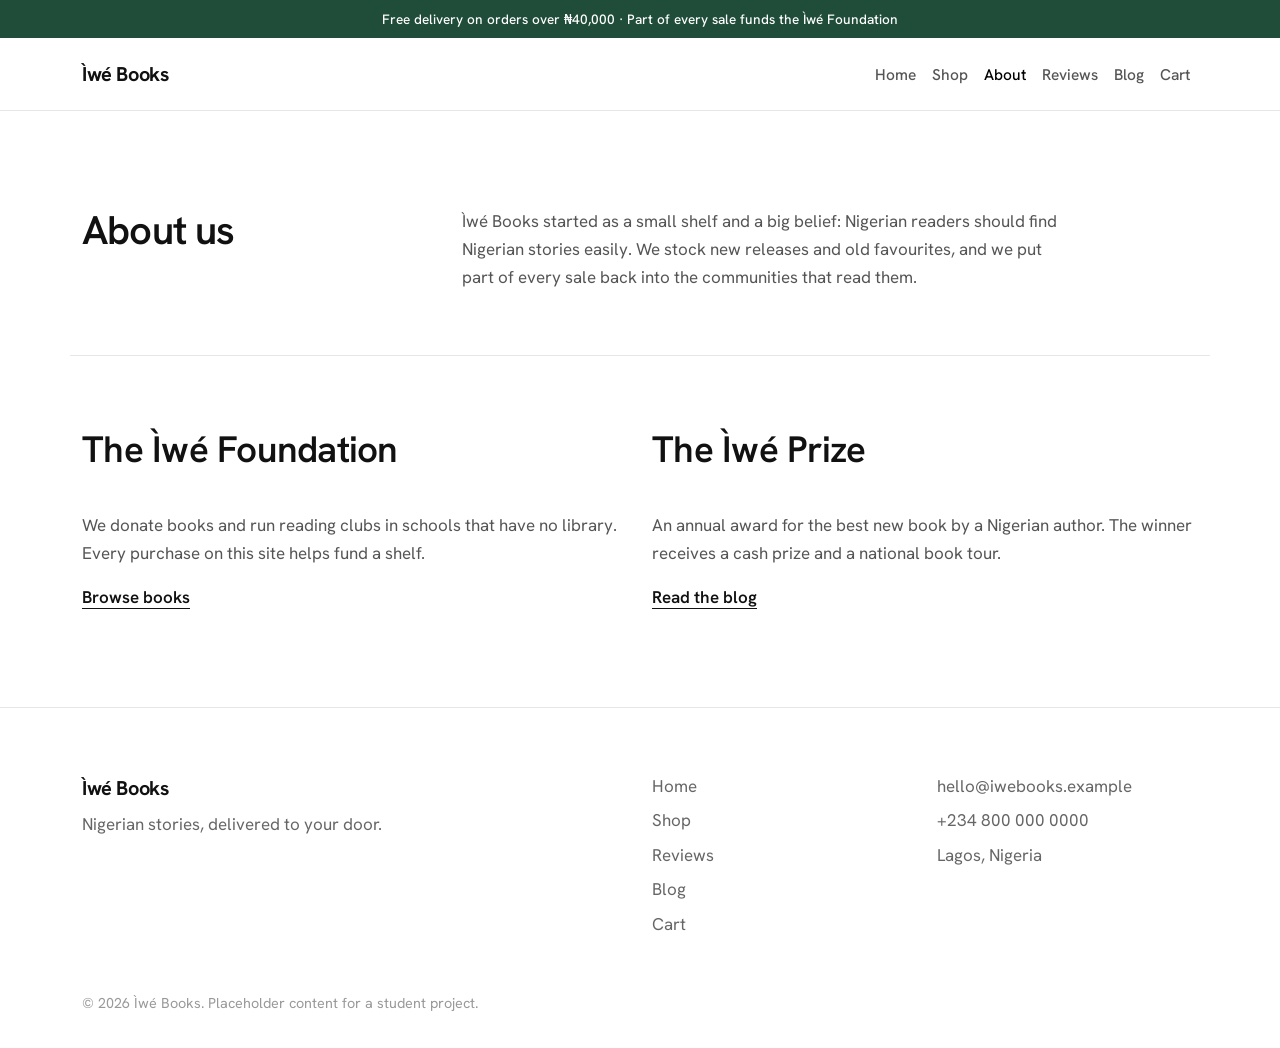
<file: client side/about.html>
<!DOCTYPE html>
<html lang="en">
<head>
  <meta charset="UTF-8">
  <meta name="viewport" content="width=device-width, initial-scale=1">
  <title>About Bookworm </title>
  <meta name="description" content="Learn about Bookworm, the Bookworm Foundation, and the Bookworm Prize.">
  <link href="https://cdn.jsdelivr.net/npm/bootstrap@5.3.3/dist/css/bootstrap.min.css" rel="stylesheet">
  <link href="https://cdn.jsdelivr.net/npm/bootstrap-icons@1.11.3/font/bootstrap-icons.min.css" rel="stylesheet">
  <link rel="preconnect" href="https://fonts.googleapis.com">
  <link rel="preconnect" href="https://fonts.gstatic.com" crossorigin>
  <link href="https://fonts.googleapis.com/css2?family=Hanken+Grotesk:wght@400;500;600;700;800&display=swap" rel="stylesheet">
  <link href="style (3).css" rel="stylesheet">
</head>
<body>
  <div class="promo-bar">Free delivery on orders over ₦40,000 · Part of every sale funds the Ìwé Foundation</div>
  <nav class="navbar navbar-expand-lg site-nav sticky-top" aria-label="Main navigation">
    <div class="container">
      <a class="navbar-brand" href="index (5).html#home">Ìwé Books</a>
      <button class="navbar-toggler" type="button" data-bs-toggle="collapse" data-bs-target="#mainNav" aria-controls="mainNav" aria-expanded="false" aria-label="Open menu"><span class="navbar-toggler-icon"></span></button>
      <div class="collapse navbar-collapse" id="mainNav">
        <ul class="navbar-nav ms-lg-auto align-items-lg-center">
          <li class="nav-item"><a class="nav-link" href="index (5).html#home">Home</a></li>
          <li class="nav-item"><a class="nav-link" href="index (5).html#shop">Shop</a></li>
          <li class="nav-item"><a class="nav-link active" aria-current="page" href="about.html">About</a></li>
          <li class="nav-item"><a class="nav-link" href="reviews.html">Reviews</a></li>
          <li class="nav-item"><a class="nav-link" href="blog.html">Blog</a></li>
          <li class="nav-item"><a class="nav-link" href="cart.html">Cart</a></li>
        </ul>
      </div>
    </div>
  </nav>
  <main>
    <section class="section">
      <div class="container">
        <div class="row gy-4">
          <div class="col-lg-4"><h1>About us</h1></div>
          <div class="col-lg-8">
            <p class="body-text">Ìwé Books started as a small shelf and a big belief: Nigerian readers should find Nigerian stories easily. We stock new releases and old favourites, and we put part of every sale back into the communities that read them.</p>
          </div>
        </div>
        <div class="row gy-4 about-pair">
          <div class="col-md-6" id="foundation">
            <h2>The Ìwé Foundation</h2>
            <p class="body-text">We donate books and run reading clubs in schools that have no library. Every purchase on this site helps fund a shelf.</p>
            <a href="index (5).html#shop" class="link-plain">Browse books</a>
          </div>
          <div class="col-md-6" id="award">
            <h2>The Ìwé Prize</h2>
            <p class="body-text">An annual award for the best new book by a Nigerian author. The winner receives a cash prize and a national book tour.</p>
            <a href="blog.html" class="link-plain">Read the blog</a>
          </div>
        </div>
      </div>
    </section>
  </main>
  <footer class="site-footer">
    <div class="container">
      <div class="row gy-4">
        <div class="col-md-6"><p class="footer-brand">Ìwé Books</p><p>Nigerian stories, delivered to your door.</p></div>
        <div class="col-6 col-md-3"><ul class="footer-links"><li><a href="index (5).html#home">Home</a></li><li><a href="index (5).html#shop">Shop</a></li><li><a href="reviews.html">Reviews</a></li><li><a href="blog.html">Blog</a></li><li><a href="cart.html">Cart</a></li></ul></div>
        <div class="col-6 col-md-3"><ul class="footer-links"><li>hello@iwebooks.example</li><li>+234 800 000 0000</li><li>Lagos, Nigeria</li></ul></div>
      </div>
      <p class="footer-copy">© 2026 Ìwé Books. Placeholder content for a student project.</p>
    </div>
  </footer>
  <script src="https://cdn.jsdelivr.net/npm/bootstrap@5.3.3/dist/js/bootstrap.bundle.min.js"></script>
</body>
</html>
</file>
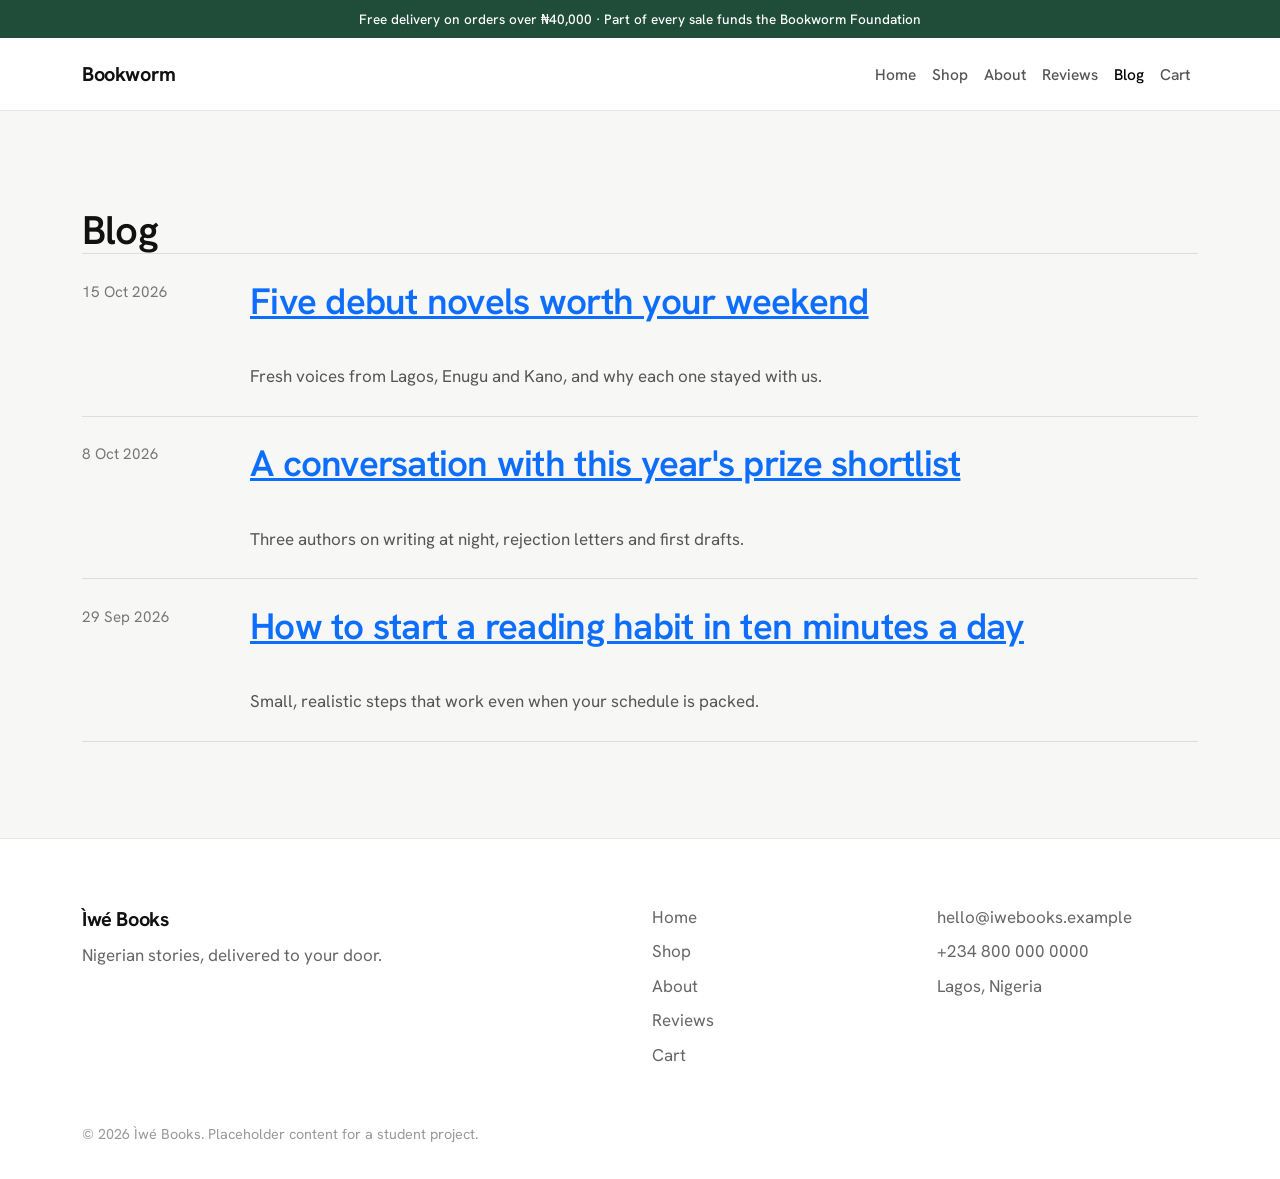
<file: client side/blog.html>
<!DOCTYPE html>
<html lang="en">
<head>
  <meta charset="UTF-8">
  <meta name="viewport" content="width=device-width, initial-scale=1">
  <title>Blog | Bookworm</title>
  <meta name="description" content="Notes on Nigerian books, authors, and reading from Bookworm.">
  <link href="https://cdn.jsdelivr.net/npm/bootstrap@5.3.3/dist/css/bootstrap.min.css" rel="stylesheet">
  <link href="https://cdn.jsdelivr.net/npm/bootstrap-icons@1.11.3/font/bootstrap-icons.min.css" rel="stylesheet">
  <link rel="preconnect" href="https://fonts.googleapis.com">
  <link rel="preconnect" href="https://fonts.gstatic.com" crossorigin>
  <link href="https://fonts.googleapis.com/css2?family=Hanken+Grotesk:wght@400;500;600;700;800&display=swap" rel="stylesheet">
  <link href="style (3).css" rel="stylesheet">
</head>
<body>
  <div class="promo-bar">Free delivery on orders over ₦40,000 · Part of every sale funds the Bookworm Foundation</div>
  <nav class="navbar navbar-expand-lg site-nav sticky-top" aria-label="Main navigation">
    <div class="container">
      <a class="navbar-brand" href="index (5).html#home">Bookworm</a>
      <button class="navbar-toggler" type="button" data-bs-toggle="collapse" data-bs-target="#mainNav" aria-controls="mainNav" aria-expanded="false" aria-label="Open menu"><span class="navbar-toggler-icon"></span></button>
      <div class="collapse navbar-collapse" id="mainNav">
        <ul class="navbar-nav ms-lg-auto align-items-lg-center">
          <li class="nav-item"><a class="nav-link" href="index (5).html#home">Home</a></li>
          <li class="nav-item"><a class="nav-link" href="index (5).html#shop">Shop</a></li>
          <li class="nav-item"><a class="nav-link" href="about.html">About</a></li>
          <li class="nav-item"><a class="nav-link" href="reviews.html">Reviews</a></li>
          <li class="nav-item"><a class="nav-link active" aria-current="page" href="blog.html">Blog</a></li>
          <li class="nav-item"><a class="nav-link" href="cart.html">Cart</a></li>
        </ul>
      </div>
    </div>
  </nav>
  <main>
    <section class="section section-grey">
      <div class="container">
        <h1>Blog</h1>
        <ul class="post-list">
          <li><time datetime="2026-10-15">15 Oct 2026</time><div><h2><a href="#debut-novels" id="debut-novels">Five debut novels worth your weekend</a></h2><p>Fresh voices from Lagos, Enugu and Kano, and why each one stayed with us.</p></div></li>
          <li><time datetime="2026-10-08">8 Oct 2026</time><div><h2><a href="#prize-shortlist" id="prize-shortlist">A conversation with this year's prize shortlist</a></h2><p>Three authors on writing at night, rejection letters and first drafts.</p></div></li>
          <li><time datetime="2026-09-29">29 Sep 2026</time><div><h2><a href="#reading-habit" id="reading-habit">How to start a reading habit in ten minutes a day</a></h2><p>Small, realistic steps that work even when your schedule is packed.</p></div></li>
        </ul>
      </div>
    </section>
  </main>
  <footer class="site-footer">
    <div class="container">
      <div class="row gy-4">
        <div class="col-md-6"><p class="footer-brand">Ìwé Books</p><p>Nigerian stories, delivered to your door.</p></div>
        <div class="col-6 col-md-3"><ul class="footer-links"><li><a href="index (5).html#home">Home</a></li><li><a href="index (5).html#shop">Shop</a></li><li><a href="about.html">About</a></li><li><a href="reviews.html">Reviews</a></li><li><a href="cart.html">Cart</a></li></ul></div>
        <div class="col-6 col-md-3"><ul class="footer-links"><li>hello@iwebooks.example</li><li>+234 800 000 0000</li><li>Lagos, Nigeria</li></ul></div>
      </div>
      <p class="footer-copy">© 2026 Ìwé Books. Placeholder content for a student project.</p>
    </div>
  </footer>
  <script src="https://cdn.jsdelivr.net/npm/bootstrap@5.3.3/dist/js/bootstrap.bundle.min.js"></script>
</body>
</html>
</file>
<file: style.css>
body {
  margin: 0;
  background: #ffffff;
  color: #111111;
  font-family: "Hanken Grotesk", system-ui, sans-serif;
  font-size: 1.0625rem;
  line-height: 1.65;
}

h1, h2, h3 {
  margin: 0;
  color: #111111;
  font-weight: 600;
  line-height: 1.15;
  letter-spacing: -0.02em;
}
h2 { font-size: clamp(1.8rem, 3vw, 2.3rem); }
h3 { font-size: 1.15rem; letter-spacing: -0.01em; }
p { margin: 0; }
img { display: block; max-width: 100%; }

a:focus-visible,
button:focus-visible,
input:focus-visible,
select:focus-visible,
textarea:focus-visible {
  outline: 3px solid #1f4d3a;
  outline-offset: 3px;
}

/* ---------- Layout ---------- */

.section { padding: 6rem 0; background: #ffffff; scroll-margin-top: 70px; }
.section-grey { background: #f7f7f5; }
.section h2 { margin-bottom: 2.5rem; }
.section-head {
  display: flex; flex-wrap: wrap; align-items: baseline;
  justify-content: space-between; gap: 0.5rem 1.5rem; margin-bottom: 2.5rem;
}
.section-head h2 { margin-bottom: 0; }
.body-text { max-width: 60ch; color: #555555; }
.muted { color: #777777; }

.eyebrow {
  margin-bottom: 1rem;
  color: #1f4d3a;
  font-size: 0.8rem;
  font-weight: 700;
  letter-spacing: 0.14em;
  text-transform: uppercase;
}

/* ---------- Promo bar ---------- */

.promo-bar {
  padding: 0.5rem 1rem;
  background: #1f4d3a;
  color: #ffffff;
  font-size: 0.85rem;
  font-weight: 500;
  text-align: center;
}

/* ---------- Buttons and links ---------- */

.btn-solid {
  display: inline-block;
  padding: 0.75rem 1.6rem;
  border: 0;
  border-radius: 4px;
  background: #1f4d3a;
  color: #ffffff;
  font-size: 1rem;
  font-weight: 600;
  text-decoration: none;
  cursor: pointer;
  transition: background 0.15s ease;
}
.btn-solid:hover, .btn-solid:focus { background: #163a2b; color: #ffffff; }
.btn-solid:disabled { background: #b5b5b5; cursor: not-allowed; }
.btn-small { padding: 0.4rem 1.1rem; font-size: 0.95rem; }
.btn-wide { width: 100%; }

.btn-outline {
  display: inline-block;
  padding: 0.7rem 1.4rem;
  border: 1px solid #cccccc;
  border-radius: 4px;
  background: #ffffff;
  color: #111111;
  font-size: 1rem;
  font-weight: 600;
  cursor: pointer;
}
.btn-outline:hover { border-color: #111111; }

.link-plain {
  color: #111111;
  font-weight: 600;
  text-decoration: underline;
  text-underline-offset: 5px;
}
.link-plain:hover { color: #1f4d3a; }

.link-button {
  padding: 0;
  border: 0;
  background: none;
  color: #1f4d3a;
  font-size: 0.95rem;
  font-weight: 600;
  text-decoration: underline;
  text-underline-offset: 4px;
  cursor: pointer;
}
.link-button:hover { color: #111111; }
.link-button:disabled { color: #999999; text-decoration: none; cursor: not-allowed; }

.icon-btn {
  position: relative;
  padding: 0.4rem 0.7rem;
  border: 0;
  background: none;
  color: #111111;
  font-size: 1.25rem;
  line-height: 1;
}
.icon-btn:hover { color: #1f4d3a; }

/* ---------- Navbar ---------- */

.site-nav { padding: 0.9rem 0; background: #ffffff; border-bottom: 1px solid #e6e6e6; }
.site-nav .navbar-brand {
  margin-right: 2rem; color: #111111; font-size: 1.25rem; font-weight: 700; letter-spacing: -0.02em;
}
.site-nav .nav-link { padding: 0.5rem 0.9rem; color: #555555; font-size: 0.97rem; font-weight: 500; }
.site-nav .nav-link:hover, .site-nav .nav-link:focus, .site-nav .nav-link.show { color: #111111; }
.site-nav .navbar-toggler { border-color: #cccccc; }
.site-nav .dropdown-menu {
  margin-top: 0.4rem; padding: 0.4rem; background: #ffffff;
  border: 1px solid #e6e6e6; border-radius: 6px; box-shadow: none;
}
.site-nav .dropdown-item { padding: 0.5rem 0.8rem; border-radius: 4px; color: #444444; font-size: 0.95rem; }
.site-nav .dropdown-item:hover, .site-nav .dropdown-item:focus { background: #f7f7f5; color: #111111; }
.nav-icons { margin-left: auto; margin-right: 0.5rem; }
.account-link { white-space: nowrap; }

.cart-count {
  position: relative;
  top: -0.45rem;
  margin-left: 0.1rem;
  padding: 0.05rem 0.45rem;
  border-radius: 999px;
  background: #1f4d3a;
  color: #ffffff;
  font-size: 0.72rem;
  font-weight: 700;
}
.cart-count.is-empty { background: #cccccc; }

/* ---------- Hero ---------- */

.hero { padding: 5rem 0 6rem; background: #ffffff; scroll-margin-top: 70px; }
.hero h1 {
  max-width: 13ch;
  font-size: clamp(2.6rem, 5.5vw, 4.2rem);
  font-weight: 800;
  letter-spacing: -0.04em;
}
.lead-text { max-width: 42ch; margin: 1.5rem 0 2.25rem; color: #555555; font-size: 1.15rem; }
.hero-actions { display: flex; flex-wrap: wrap; align-items: center; gap: 1.75rem; }

.hero-stats {
  display: flex; flex-wrap: wrap; gap: 1rem 2.5rem;
  margin: 3rem 0 0; padding: 1.5rem 0 0; list-style: none; border-top: 1px solid #e6e6e6;
}
.hero-stats li { display: flex; flex-direction: column; line-height: 1.3; }
.hero-stats strong { font-size: 1.4rem; font-weight: 700; }
.hero-stats span { color: #777777; font-size: 0.9rem; }

.hero-stack { position: relative; height: 460px; background: #f7f7f5; border-radius: 6px; overflow: hidden; }
.hero-stack img {
  position: absolute;
  width: 38%;
  aspect-ratio: 2 / 3;
  object-fit: cover;
  border-radius: 4px;
  background: #1f4d3a;
  box-shadow: 0 18px 40px rgba(0, 0, 0, 0.22);
}
.hero-stack .stack-1 { left: 8%; top: 12%; transform: rotate(-6deg); }
.hero-stack .stack-2 { left: 31%; top: 20%; transform: rotate(2deg); z-index: 2; }
.hero-stack .stack-3 { left: 54%; top: 9%; transform: rotate(8deg); }

/* ---------- About ---------- */

.about-pair { margin-top: 4rem; padding-top: 3rem; border-top: 1px solid #e6e6e6; }
.about-pair h3 { margin-bottom: 0.7rem; font-size: 1.3rem; }
.about-pair .body-text { margin-bottom: 1rem; }
#foundation, #award { scroll-margin-top: 90px; }

/* ---------- Blog ---------- */

.post-list { margin: 0; padding: 0; list-style: none; border-top: 1px solid #dddddd; }
.post-list li {
  display: grid; grid-template-columns: 9rem 1fr; gap: 1.5rem;
  padding: 1.6rem 0; border-bottom: 1px solid #dddddd;
}
.post-list time { color: #777777; font-size: 0.95rem; }
.post-list h3 a { color: #111111; text-decoration: none; }
.post-list h3 a:hover { color: #1f4d3a; text-decoration: underline; text-underline-offset: 4px; }
.post-list p { margin-top: 0.35rem; max-width: 60ch; color: #555555; }

/* ---------- Shop controls ---------- */

.shop-tools { display: flex; flex-wrap: wrap; gap: 1rem; margin-bottom: 1.75rem; }
.search-box { position: relative; flex: 1 1 260px; }
.search-box i { position: absolute; left: 0.9rem; top: 50%; transform: translateY(-50%); color: #888888; }
.search-box input {
  width: 100%; padding: 0.65rem 0.9rem 0.65rem 2.5rem;
  border: 1px solid #cccccc; border-radius: 4px; background: #ffffff; font-size: 1rem;
}
.sort-box { flex: 0 1 220px; }
.sort-box .form-select { padding: 0.65rem 0.9rem; border: 1px solid #cccccc; border-radius: 4px; }

.filters { display: flex; flex-wrap: wrap; gap: 0.4rem 1.6rem; margin: 0 0 1.5rem; padding: 0; list-style: none; }
.filter {
  padding: 0.2rem 0; border: 0; border-bottom: 2px solid transparent;
  background: none; color: #777777; font-size: 1rem; font-weight: 500; cursor: pointer;
}
.filter:hover { color: #111111; }
.filter.is-active { border-bottom-color: #1f4d3a; color: #111111; }
.result-count { margin-bottom: 1.5rem; color: #777777; font-size: 0.93rem; }
.empty-note { padding: 3rem 0; color: #777777; text-align: center; }

/* ---------- Books ---------- */

.book-cover {
  position: relative; display: block; width: 100%; padding: 0;
  border: 0; border-radius: 4px; background: #f0f0ee; overflow: hidden; cursor: pointer;
}
.book-cover img {
  width: 100%; aspect-ratio: 2 / 3; object-fit: cover; background: #f0f0ee;
  transition: transform 0.35s ease;
}
.book-cover:hover img { transform: scale(1.04); }
.tag {
  position: absolute; top: 0.6rem; left: 0.6rem; padding: 0.1rem 0.55rem;
  border-radius: 999px; font-size: 0.75rem; font-weight: 700;
}
.tag-warn { background: #fff3cd; color: #7a5b00; }
.tag-out { background: #111111; color: #ffffff; }

.book h3 { margin-top: 0.9rem; font-size: 1.05rem; }
.author { margin-top: 0.1rem; color: #777777; font-size: 0.93rem; }
.rating { margin-top: 0.2rem; color: #777777; font-size: 0.85rem; }
.stars { color: #c98a00; letter-spacing: 0.08em; }
.book-row {
  display: flex; flex-wrap: wrap; align-items: baseline; justify-content: space-between;
  gap: 0.3rem 1rem; margin-top: 0.6rem;
}
.price { color: #111111; font-weight: 700; }

/* ---------- Book detail ---------- */

.detail-cover { width: 100%; max-width: 320px; margin: 0 auto; aspect-ratio: 2 / 3; object-fit: cover; border-radius: 4px; background: #f0f0ee; }
.detail-title { font-size: 1.8rem; font-weight: 700; }
.detail-meta { display: flex; flex-wrap: wrap; gap: 0.3rem 1.2rem; margin: 1.2rem 0; padding: 0; list-style: none; color: #777777; font-size: 0.93rem; }
.detail-buy { display: flex; align-items: center; gap: 1.5rem; margin-top: 1.5rem; }
.detail-price { font-size: 1.5rem; }

/* ---------- Reviews ---------- */

.review { height: 100%; margin: 0; padding: 1.6rem; background: #ffffff; border: 1px solid #e6e6e6; border-radius: 4px; }
.review blockquote { margin: 0.8rem 0 1rem; color: #333333; }
.review figcaption { color: #777777; font-size: 0.93rem; font-weight: 600; }

/* ---------- Newsletter ---------- */

.newsletter { padding: 4.5rem 0; background: #1f4d3a; color: #ffffff; }
.newsletter h2 { margin-bottom: 0.4rem; color: #ffffff; }
.newsletter p { color: #d4e4dc; }
.newsletter-form { display: flex; gap: 0.6rem; }
.newsletter-form .form-control { padding: 0.75rem 0.9rem; border: 0; border-radius: 4px; }
.newsletter-form .btn-solid { background: #111111; white-space: nowrap; }
.newsletter-form .btn-solid:hover { background: #000000; }

/* ---------- Cart drawer ---------- */

.cart-drawer { width: 440px; max-width: 100vw; }
.cart-page { width: 100%; }
.cart-page .offcanvas-body { flex: initial; overflow: visible; padding: 1rem 0; }
.cart-page .offcanvas-footer { padding: 1.2rem 1rem 1.4rem; }
.cart-drawer .offcanvas-title { font-size: 1.4rem; font-weight: 600; }
.cart-empty { padding: 4rem 0; color: #777777; text-align: center; }
.cart-empty i { display: block; margin-bottom: 0.8rem; font-size: 2.5rem; color: #bbbbbb; }
.cart-empty p { margin-bottom: 1.2rem; }

.cart-list { margin: 0; padding: 0; list-style: none; border-top: 1px solid #dddddd; }
.cart-row {
  display: grid; grid-template-columns: 56px 1fr auto auto; align-items: center;
  gap: 0.9rem; padding: 1rem 0; border-bottom: 1px solid #dddddd;
}
.cart-thumb { width: 56px; height: 84px; object-fit: cover; border-radius: 3px; background: #f0f0ee; }
.cart-title h3 { font-size: 0.98rem; }
.cart-title p { color: #777777; font-size: 0.88rem; }
.cart-price { display: block; margin-top: 0.2rem; font-weight: 700; font-size: 0.95rem; }

.qty { display: inline-flex; align-items: center; border: 1px solid #dddddd; border-radius: 4px; background: #ffffff; }
.qty button { width: 30px; height: 30px; border: 0; background: none; color: #111111; font-size: 1.1rem; }
.qty button:hover { background: #f0f0ee; }
.qty span { min-width: 24px; text-align: center; font-weight: 600; font-size: 0.95rem; }

.cart-remove { padding: 0.3rem; border: 0; background: none; color: #888888; }
.cart-remove:hover { color: #111111; }

.offcanvas-footer { padding: 1.2rem 1rem 1.4rem; border-top: 1px solid #e6e6e6; background: #f7f7f5; }
.cart-totals { margin: 0 0 0.8rem; }
.cart-totals div { display: flex; justify-content: space-between; padding: 0.35rem 0; color: #555555; }
.cart-totals dt, .cart-totals dd { margin: 0; font-weight: 400; }
.cart-totals .total { margin-top: 0.3rem; padding-top: 0.8rem; border-top: 1px solid #dddddd; color: #111111; font-size: 1.2rem; }
.cart-totals .total dt, .cart-totals .total dd { font-weight: 700; }
.free-note { margin-bottom: 0.8rem; color: #1f4d3a; font-size: 0.9rem; font-weight: 600; }
.summary-note { margin-top: 0.9rem; color: #777777; font-size: 0.88rem; text-align: center; }

/* ---------- Modals ---------- */

.login-modal { border: 0; border-radius: 6px; }
.login-modal .modal-header { border-bottom: 0; }
.login-modal .modal-title { font-size: 1.5rem; font-weight: 600; }
.login-modal .form-label { color: #444444; font-size: 0.95rem; font-weight: 500; }
.login-modal .form-control, .login-modal .form-select { padding: 0.65rem 0.8rem; border: 1px solid #cccccc; border-radius: 4px; }
.login-modal .form-control:focus, .login-modal .form-select:focus { border-color: #1f4d3a; box-shadow: 0 0 0 3px rgba(31, 77, 58, 0.2); }
.login-switch { margin-top: 1rem; color: #666666; text-align: center; }

.order { padding: 1.1rem 0; border-bottom: 1px solid #e6e6e6; }
.order header, .order footer { display: flex; justify-content: space-between; gap: 1rem; }
.order ul { margin: 0.7rem 0; padding: 0; list-style: none; color: #555555; }
.order li { display: flex; justify-content: space-between; gap: 1rem; padding: 0.15rem 0; }
.order footer { color: #555555; }
.status {
  padding: 0.05rem 0.6rem; border-radius: 999px; background: #e3f1ea; color: #1f4d3a;
  font-size: 0.8rem; font-weight: 700; text-transform: capitalize;
}

/* ---------- Toasts ---------- */

.toast-wrap { position: fixed; right: 1rem; bottom: 1rem; z-index: 2000; display: flex; flex-direction: column; gap: 0.5rem; }
.toast-item {
  max-width: 340px; padding: 0.75rem 1rem; border-radius: 4px;
  background: #111111; color: #ffffff; font-size: 0.95rem;
  opacity: 0; transform: translateY(8px); transition: opacity 0.25s ease, transform 0.25s ease;
}
.toast-item.show { opacity: 1; transform: translateY(0); }
.toast-warn { background: #7a5b00; }
.toast-error { background: #a32020; }

/* ---------- Footer ---------- */

.site-footer { padding: 4rem 0 2rem; background: #ffffff; border-top: 1px solid #e6e6e6; color: #666666; }
.footer-brand { margin-bottom: 0.3rem; color: #111111; font-size: 1.25rem; font-weight: 700; letter-spacing: -0.02em; }
.footer-links { margin: 0; padding: 0; list-style: none; }
.footer-links li { margin-bottom: 0.4rem; }
.footer-links a { color: #666666; text-decoration: none; }
.footer-links a:hover { color: #111111; }
.footer-copy { margin-top: 3rem; color: #999999; font-size: 0.9rem; }

/* ---------- Small screens ---------- */

@media (max-width: 767.98px) {
  .section { padding: 4rem 0; }
  .hero { padding: 3rem 0 4rem; }
  .hero-stack { height: 320px; }
  .post-list li { grid-template-columns: 1fr; gap: 0.4rem; }
  .newsletter-form { flex-direction: column; }
  .detail-buy { flex-wrap: wrap; }
}

/* ---------- Onscroll animations ---------- */

.reveal {
  opacity: 0;
  transform: translateY(24px);
  transition: opacity 0.7s cubic-bezier(0.16, 1, 0.3, 1), transform 0.7s cubic-bezier(0.16, 1, 0.3, 1);
  will-change: opacity, transform;
}

.reveal.reveal-fade {
  transform: translateY(0);
}

.reveal.reveal-left {
  transform: translateX(-30px);
}

.reveal.reveal-right {
  transform: translateX(30px);
}

.reveal.reveal-zoom {
  transform: scale(0.95);
}

.reveal.is-visible {
  opacity: 1;
  transform: translateY(0) translateX(0) scale(1);
}

/* Delay modifiers */
.delay-100 { transition-delay: 0.1s; }
.delay-200 { transition-delay: 0.2s; }
.delay-300 { transition-delay: 0.3s; }
.delay-400 { transition-delay: 0.4s; }

/* ---------- Reduced motion ---------- */

@media (prefers-reduced-motion: reduce) {
  html { scroll-behavior: auto; }
  .book-cover img, .toast-item, .reveal { transition: none !important; opacity: 1 !important; transform: none !important; }
}
</file>
<file: admin.css>
/* Admin dashboard. Same rule as the shop: no CSS variables. */

.admin-body { background: #f7f7f5; min-height: 100vh; }

/* ---------- Gate ---------- */
.gate { display: grid; place-items: center; min-height: 100vh; padding: 1.5rem; background: #f7f7f5; }
.gate-card { width: 100%; max-width: 420px; padding: 2.2rem; background: #ffffff; border: 1px solid #e6e6e6; border-radius: 6px; }
.gate-card h1 { margin-bottom: 0.4rem; font-size: 1.8rem; }
.gate-card .muted { margin-bottom: 1.4rem; }
.gate-card .form-control { padding: 0.65rem 0.8rem; border: 1px solid #cccccc; border-radius: 4px; }
.gate-card .form-control:focus { border-color: #1f4d3a; box-shadow: 0 0 0 3px rgba(31, 77, 58, 0.2); }

/* ---------- Top bar and tabs ---------- */
.admin-top { background: #ffffff; border-bottom: 1px solid #e6e6e6; position: sticky; top: 0; z-index: 100; }
.admin-top-inner { display: flex; flex-wrap: wrap; align-items: center; justify-content: space-between; gap: 0.6rem 1.5rem; padding: 0.9rem 0.75rem 0.4rem; }
.admin-brand { font-size: 1.2rem; font-weight: 700; letter-spacing: -0.02em; }
.admin-brand span { margin-left: 0.3rem; padding: 0.05rem 0.55rem; border-radius: 999px; background: #e3f1ea; color: #1f4d3a; font-size: 0.75rem; font-weight: 700; letter-spacing: 0; vertical-align: middle; }
.admin-user { display: flex; flex-wrap: wrap; align-items: center; gap: 0.5rem 1.2rem; font-size: 0.95rem; }

.admin-tabs { display: flex; gap: 0.3rem 1.6rem; margin: 0; padding: 0 0.75rem; list-style: none; overflow-x: auto; }
.tab {
  padding: 0.6rem 0; border: 0; border-bottom: 2px solid transparent; background: none;
  color: #777777; font-size: 1rem; font-weight: 500; white-space: nowrap; cursor: pointer;
}
.tab:hover { color: #111111; }
.tab.is-active { border-bottom-color: #1f4d3a; color: #111111; }

.admin-main { padding-top: 2rem; padding-bottom: 4rem; }

/* ---------- Panels ---------- */
.panel { padding: 1.5rem; background: #ffffff; border: 1px solid #e6e6e6; border-radius: 6px; height: 100%; }
.panel h2, .panel-head h2 { font-size: 1.25rem; font-weight: 600; }
.panel h2 { margin-bottom: 1.1rem; }
.panel-head { display: flex; flex-wrap: wrap; align-items: center; justify-content: space-between; gap: 0.8rem 1.5rem; margin-bottom: 1.2rem; }
.panel-actions { display: flex; flex-wrap: wrap; gap: 0.6rem; }
.panel-actions .form-control, .panel-actions .form-select { padding: 0.45rem 0.8rem; border: 1px solid #cccccc; border-radius: 4px; min-width: 190px; }

/* ---------- Stats ---------- */
.stat-grid { display: grid; grid-template-columns: repeat(auto-fit, minmax(200px, 1fr)); gap: 1rem; }
.stat { padding: 1.3rem 1.4rem; background: #ffffff; border: 1px solid #e6e6e6; border-radius: 6px; }
.stat span { display: block; color: #777777; font-size: 0.9rem; }
.stat strong { display: block; margin-top: 0.2rem; font-size: 1.8rem; font-weight: 700; letter-spacing: -0.02em; line-height: 1.2; }
.stat small { color: #777777; font-size: 0.85rem; }

.bars { display: flex; align-items: flex-end; gap: 0.7rem; height: 210px; padding-top: 1.5rem; }
.bar-col { flex: 1; display: flex; flex-direction: column; align-items: center; justify-content: flex-end; height: 100%; min-width: 0; }
.bar-val { margin-bottom: 0.3rem; color: #555555; font-size: 0.72rem; white-space: nowrap; }
.bar { width: 100%; max-width: 48px; min-height: 3px; border-radius: 3px 3px 0 0; background: #1f4d3a; }
.bar.is-zero { background: #dddddd; }
.bar-label { margin-top: 0.5rem; color: #777777; font-size: 0.8rem; }

.rank { margin: 0; padding-left: 1.3rem; }
.rank li { padding: 0.4rem 0; }
.rank li span { float: right; color: #777777; font-size: 0.93rem; }

.plain-list { margin: 0; padding: 0; list-style: none; }
.plain-list li { display: flex; justify-content: space-between; gap: 1rem; padding: 0.6rem 0; border-bottom: 1px solid #eeeeee; }
.plain-list li:last-child { border-bottom: 0; }
.empty { padding: 1.5rem 0; color: #777777; text-align: center; }

/* ---------- Tables ---------- */
.table-wrap { overflow-x: auto; background: #ffffff; border: 1px solid #e6e6e6; border-radius: 6px; }
.admin-table { width: 100%; border-collapse: collapse; font-size: 0.95rem; }
.admin-table th { padding: 0.8rem 1rem; border-bottom: 1px solid #e6e6e6; color: #777777; font-size: 0.82rem; font-weight: 600; text-align: left; text-transform: uppercase; letter-spacing: 0.04em; white-space: nowrap; }
.admin-table td { padding: 0.75rem 1rem; border-bottom: 1px solid #f0f0ee; vertical-align: middle; }
.admin-table tr:last-child td { border-bottom: 0; }
.admin-table .num { text-align: right; white-space: nowrap; }
.admin-table .row-actions { text-align: right; white-space: nowrap; }
.admin-table .thumb { width: 36px; height: 54px; object-fit: cover; border-radius: 3px; background: #1f4d3a; }
.admin-table .sub { display: block; color: #777777; font-size: 0.85rem; }
.low { color: #a32020; font-weight: 700; }
.row-actions button { margin-left: 0.8rem; }
.danger { color: #a32020; }
.danger:hover { color: #6b0f0f; }

/* ---------- Orders ---------- */
.order-card { margin-bottom: 1rem; padding: 1.2rem 1.4rem; background: #ffffff; border: 1px solid #e6e6e6; border-radius: 6px; }
.order-card header { display: flex; flex-wrap: wrap; align-items: center; justify-content: space-between; gap: 0.6rem 1.2rem; }
.order-card .who { color: #777777; font-size: 0.92rem; }
.order-card ul { margin: 0.9rem 0; padding: 0; list-style: none; color: #555555; }
.order-card li { display: flex; justify-content: space-between; gap: 1rem; padding: 0.15rem 0; }
.order-card footer { display: flex; flex-wrap: wrap; align-items: center; justify-content: space-between; gap: 0.6rem 1.2rem; padding-top: 0.8rem; border-top: 1px solid #eeeeee; }
.order-card select { padding: 0.35rem 0.7rem; border: 1px solid #cccccc; border-radius: 4px; background: #ffffff; font-size: 0.93rem; }
.pill { padding: 0.05rem 0.6rem; border-radius: 999px; font-size: 0.78rem; font-weight: 700; text-transform: capitalize; }
.pill-paid { background: #e3f1ea; color: #1f4d3a; }
.pill-processing { background: #fff3cd; color: #7a5b00; }
.pill-shipped { background: #dbeafe; color: #1e40af; }
.pill-delivered { background: #1f4d3a; color: #ffffff; }
.pill-cancelled { background: #fde2e2; color: #a32020; }

/* ---------- Reviews ---------- */
.review-row { display: flex; justify-content: space-between; gap: 1.5rem; margin-bottom: 0.8rem; padding: 1.1rem 1.3rem; background: #ffffff; border: 1px solid #e6e6e6; border-radius: 6px; }
.review-row p { margin: 0.3rem 0; color: #333333; }

.cover-preview img { width: 70px; height: 105px; margin-top: 0.6rem; object-fit: cover; border-radius: 3px; background: #1f4d3a; }

@media (max-width: 575.98px) {
  .admin-main { padding-top: 1.2rem; }
  .bars { gap: 0.3rem; }
  .bar-val { display: none; }
}

/* ---------- Onscroll animations ---------- */

.reveal {
  opacity: 0;
  transform: translateY(20px);
  transition: opacity 0.6s cubic-bezier(0.16, 1, 0.3, 1), transform 0.6s cubic-bezier(0.16, 1, 0.3, 1);
  will-change: opacity, transform;
}

.reveal.is-visible {
  opacity: 1;
  transform: translateY(0);
}

@media (prefers-reduced-motion: reduce) {
  .reveal { transition: none !important; opacity: 1 !important; transform: none !important; }
}
</file>
<file: client side/style (3).css>
body {
  margin: 0;
  background: #ffffff;
  color: #111111;
  font-family: "Hanken Grotesk", system-ui, sans-serif;
  font-size: 1.0625rem;
  line-height: 1.65;
}

h1, h2, h3 {
  margin: 0;
  color: #111111;
  font-weight: 600;
  line-height: 1.15;
  letter-spacing: -0.02em;
}
h2 { font-size: clamp(1.8rem, 3vw, 2.3rem); }
h3 { font-size: 1.15rem; letter-spacing: -0.01em; }
p { margin: 0; }
img { display: block; max-width: 100%; }

a:focus-visible,
button:focus-visible,
input:focus-visible,
select:focus-visible,
textarea:focus-visible {
  outline: 3px solid #1f4d3a;
  outline-offset: 3px;
}

/* ---------- Layout ---------- */

.section { padding: 6rem 0; background: #ffffff; scroll-margin-top: 70px; }
.section-grey { background: #f7f7f5; }
.section h2 { margin-bottom: 2.5rem; }
.section-head {
  display: flex; flex-wrap: wrap; align-items: baseline;
  justify-content: space-between; gap: 0.5rem 1.5rem; margin-bottom: 2.5rem;
}
.section-head h2 { margin-bottom: 0; }
.body-text { max-width: 60ch; color: #555555; }
.muted { color: #777777; }

.eyebrow {
  margin-bottom: 1rem;
  color: #1f4d3a;
  font-size: 0.8rem;
  font-weight: 700;
  letter-spacing: 0.14em;
  text-transform: uppercase;
}

/* ---------- Promo bar ---------- */

.promo-bar {
  padding: 0.5rem 1rem;
  background: #1f4d3a;
  color: #ffffff;
  font-size: 0.85rem;
  font-weight: 500;
  text-align: center;
}

/* ---------- Buttons and links ---------- */

.btn-solid {
  display: inline-block;
  padding: 0.75rem 1.6rem;
  border: 0;
  border-radius: 4px;
  background: #1f4d3a;
  color: #ffffff;
  font-size: 1rem;
  font-weight: 600;
  text-decoration: none;
  cursor: pointer;
  transition: background 0.15s ease;
}
.btn-solid:hover, .btn-solid:focus { background: #163a2b; color: #ffffff; }
.btn-solid:disabled { background: #b5b5b5; cursor: not-allowed; }
.btn-small { padding: 0.4rem 1.1rem; font-size: 0.95rem; }
.btn-wide { width: 100%; }

.btn-outline {
  display: inline-block;
  padding: 0.7rem 1.4rem;
  border: 1px solid #cccccc;
  border-radius: 4px;
  background: #ffffff;
  color: #111111;
  font-size: 1rem;
  font-weight: 600;
  cursor: pointer;
}
.btn-outline:hover { border-color: #111111; }

.link-plain {
  color: #111111;
  font-weight: 600;
  text-decoration: underline;
  text-underline-offset: 5px;
}
.link-plain:hover { color: #1f4d3a; }

.link-button {
  padding: 0;
  border: 0;
  background: none;
  color: #1f4d3a;
  font-size: 0.95rem;
  font-weight: 600;
  text-decoration: underline;
  text-underline-offset: 4px;
  cursor: pointer;
}
.link-button:hover { color: #111111; }
.link-button:disabled { color: #999999; text-decoration: none; cursor: not-allowed; }

.icon-btn {
  position: relative;
  padding: 0.4rem 0.7rem;
  border: 0;
  background: none;
  color: #111111;
  font-size: 1.25rem;
  line-height: 1;
}
.icon-btn:hover { color: #1f4d3a; }

/* ---------- Navbar ---------- */

.site-nav { padding: 0.9rem 0; background: #ffffff; border-bottom: 1px solid #e6e6e6; }
.site-nav .navbar-brand {
  margin-right: 2rem; color: #111111; font-size: 1.25rem; font-weight: 700; letter-spacing: -0.02em;
}
.site-nav .nav-link { padding: 0.5rem 0.9rem; color: #555555; font-size: 0.97rem; font-weight: 500; }
.site-nav .nav-link:hover, .site-nav .nav-link:focus, .site-nav .nav-link.show { color: #111111; }
.site-nav .navbar-toggler { border-color: #cccccc; }
.site-nav .dropdown-menu {
  margin-top: 0.4rem; padding: 0.4rem; background: #ffffff;
  border: 1px solid #e6e6e6; border-radius: 6px; box-shadow: none;
}
.site-nav .dropdown-item { padding: 0.5rem 0.8rem; border-radius: 4px; color: #444444; font-size: 0.95rem; }
.site-nav .dropdown-item:hover, .site-nav .dropdown-item:focus { background: #f7f7f5; color: #111111; }
.nav-icons { margin-left: auto; margin-right: 0.5rem; }
.account-link { white-space: nowrap; }

.cart-count {
  position: relative;
  top: -0.45rem;
  margin-left: 0.1rem;
  padding: 0.05rem 0.45rem;
  border-radius: 999px;
  background: #1f4d3a;
  color: #ffffff;
  font-size: 0.72rem;
  font-weight: 700;
}
.cart-count.is-empty { background: #cccccc; }

/* ---------- Hero ---------- */

.hero { padding: 5rem 0 6rem; background: #ffffff; scroll-margin-top: 70px; }
.hero h1 {
  max-width: 13ch;
  font-size: clamp(2.6rem, 5.5vw, 4.2rem);
  font-weight: 800;
  letter-spacing: -0.04em;
}
.lead-text { max-width: 42ch; margin: 1.5rem 0 2.25rem; color: #555555; font-size: 1.15rem; }
.hero-actions { display: flex; flex-wrap: wrap; align-items: center; gap: 1.75rem; }

.hero-stats {
  display: flex; flex-wrap: wrap; gap: 1rem 2.5rem;
  margin: 3rem 0 0; padding: 1.5rem 0 0; list-style: none; border-top: 1px solid #e6e6e6;
}
.hero-stats li { display: flex; flex-direction: column; line-height: 1.3; }
.hero-stats strong { font-size: 1.4rem; font-weight: 700; }
.hero-stats span { color: #777777; font-size: 0.9rem; }

.hero-stack { position: relative; height: 460px; background: #f7f7f5; border-radius: 6px; overflow: hidden; }
.hero-stack img {
  position: absolute;
  width: 38%;
  aspect-ratio: 2 / 3;
  object-fit: cover;
  border-radius: 4px;
  background: #1f4d3a;
  box-shadow: 0 18px 40px rgba(0, 0, 0, 0.22);
}
.hero-stack .stack-1 { left: 8%; top: 12%; transform: rotate(-6deg); }
.hero-stack .stack-2 { left: 31%; top: 20%; transform: rotate(2deg); z-index: 2; }
.hero-stack .stack-3 { left: 54%; top: 9%; transform: rotate(8deg); }

/* ---------- About ---------- */

.about-pair { margin-top: 4rem; padding-top: 3rem; border-top: 1px solid #e6e6e6; }
.about-pair h3 { margin-bottom: 0.7rem; font-size: 1.3rem; }
.about-pair .body-text { margin-bottom: 1rem; }
#foundation, #award { scroll-margin-top: 90px; }

/* ---------- Blog ---------- */

.post-list { margin: 0; padding: 0; list-style: none; border-top: 1px solid #dddddd; }
.post-list li {
  display: grid; grid-template-columns: 9rem 1fr; gap: 1.5rem;
  padding: 1.6rem 0; border-bottom: 1px solid #dddddd;
}
.post-list time { color: #777777; font-size: 0.95rem; }
.post-list h3 a { color: #111111; text-decoration: none; }
.post-list h3 a:hover { color: #1f4d3a; text-decoration: underline; text-underline-offset: 4px; }
.post-list p { margin-top: 0.35rem; max-width: 60ch; color: #555555; }

/* ---------- Shop controls ---------- */

.shop-tools { display: flex; flex-wrap: wrap; gap: 1rem; margin-bottom: 1.75rem; }
.search-box { position: relative; flex: 1 1 260px; }
.search-box i { position: absolute; left: 0.9rem; top: 50%; transform: translateY(-50%); color: #888888; }
.search-box input {
  width: 100%; padding: 0.65rem 0.9rem 0.65rem 2.5rem;
  border: 1px solid #cccccc; border-radius: 4px; background: #ffffff; font-size: 1rem;
}
.sort-box { flex: 0 1 220px; }
.sort-box .form-select { padding: 0.65rem 0.9rem; border: 1px solid #cccccc; border-radius: 4px; }

.filters { display: flex; flex-wrap: wrap; gap: 0.4rem 1.6rem; margin: 0 0 1.5rem; padding: 0; list-style: none; }
.filter {
  padding: 0.2rem 0; border: 0; border-bottom: 2px solid transparent;
  background: none; color: #777777; font-size: 1rem; font-weight: 500; cursor: pointer;
}
.filter:hover { color: #111111; }
.filter.is-active { border-bottom-color: #1f4d3a; color: #111111; }
.result-count { margin-bottom: 1.5rem; color: #777777; font-size: 0.93rem; }
.empty-note { padding: 3rem 0; color: #777777; text-align: center; }

/* ---------- Books ---------- */

.book-cover {
  position: relative; display: block; width: 100%; padding: 0;
  border: 0; border-radius: 4px; background: #f0f0ee; overflow: hidden; cursor: pointer;
}
.book-cover img {
  width: 100%; aspect-ratio: 2 / 3; object-fit: cover; background: #f0f0ee;
  transition: transform 0.35s ease;
}
.book-cover:hover img { transform: scale(1.04); }
.tag {
  position: absolute; top: 0.6rem; left: 0.6rem; padding: 0.1rem 0.55rem;
  border-radius: 999px; font-size: 0.75rem; font-weight: 700;
}
.tag-warn { background: #fff3cd; color: #7a5b00; }
.tag-out { background: #111111; color: #ffffff; }

.book h3 { margin-top: 0.9rem; font-size: 1.05rem; }
.author { margin-top: 0.1rem; color: #777777; font-size: 0.93rem; }
.rating { margin-top: 0.2rem; color: #777777; font-size: 0.85rem; }
.stars { color: #c98a00; letter-spacing: 0.08em; }
.book-row {
  display: flex; flex-wrap: wrap; align-items: baseline; justify-content: space-between;
  gap: 0.3rem 1rem; margin-top: 0.6rem;
}
.price { color: #111111; font-weight: 700; }

/* ---------- Book detail ---------- */

.detail-cover { width: 100%; max-width: 320px; margin: 0 auto; aspect-ratio: 2 / 3; object-fit: cover; border-radius: 4px; background: #f0f0ee; }
.detail-title { font-size: 1.8rem; font-weight: 700; }
.detail-meta { display: flex; flex-wrap: wrap; gap: 0.3rem 1.2rem; margin: 1.2rem 0; padding: 0; list-style: none; color: #777777; font-size: 0.93rem; }
.detail-buy { display: flex; align-items: center; gap: 1.5rem; margin-top: 1.5rem; }
.detail-price { font-size: 1.5rem; }

/* ---------- Reviews ---------- */

.review { height: 100%; margin: 0; padding: 1.6rem; background: #ffffff; border: 1px solid #e6e6e6; border-radius: 4px; }
.review blockquote { margin: 0.8rem 0 1rem; color: #333333; }
.review figcaption { color: #777777; font-size: 0.93rem; font-weight: 600; }

/* ---------- Newsletter ---------- */

.newsletter { padding: 4.5rem 0; background: #1f4d3a; color: #ffffff; }
.newsletter h2 { margin-bottom: 0.4rem; color: #ffffff; }
.newsletter p { color: #d4e4dc; }
.newsletter-form { display: flex; gap: 0.6rem; }
.newsletter-form .form-control { padding: 0.75rem 0.9rem; border: 0; border-radius: 4px; }
.newsletter-form .btn-solid { background: #111111; white-space: nowrap; }
.newsletter-form .btn-solid:hover { background: #000000; }

/* ---------- Cart drawer ---------- */

.cart-drawer { width: 440px; max-width: 100vw; }
.cart-page { width: 100%; }
.cart-page .offcanvas-body { flex: initial; overflow: visible; padding: 1rem 0; }
.cart-page .offcanvas-footer { padding: 1.2rem 1rem 1.4rem; }
.cart-drawer .offcanvas-title { font-size: 1.4rem; font-weight: 600; }
.cart-empty { padding: 4rem 0; color: #777777; text-align: center; }
.cart-empty i { display: block; margin-bottom: 0.8rem; font-size: 2.5rem; color: #bbbbbb; }
.cart-empty p { margin-bottom: 1.2rem; }

.cart-list { margin: 0; padding: 0; list-style: none; border-top: 1px solid #dddddd; }
.cart-row {
  display: grid; grid-template-columns: 56px 1fr auto auto; align-items: center;
  gap: 0.9rem; padding: 1rem 0; border-bottom: 1px solid #dddddd;
}
.cart-thumb { width: 56px; height: 84px; object-fit: cover; border-radius: 3px; background: #f0f0ee; }
.cart-title h3 { font-size: 0.98rem; }
.cart-title p { color: #777777; font-size: 0.88rem; }
.cart-price { display: block; margin-top: 0.2rem; font-weight: 700; font-size: 0.95rem; }

.qty { display: inline-flex; align-items: center; border: 1px solid #dddddd; border-radius: 4px; background: #ffffff; }
.qty button { width: 30px; height: 30px; border: 0; background: none; color: #111111; font-size: 1.1rem; }
.qty button:hover { background: #f0f0ee; }
.qty span { min-width: 24px; text-align: center; font-weight: 600; font-size: 0.95rem; }

.cart-remove { padding: 0.3rem; border: 0; background: none; color: #888888; }
.cart-remove:hover { color: #111111; }

.offcanvas-footer { padding: 1.2rem 1rem 1.4rem; border-top: 1px solid #e6e6e6; background: #f7f7f5; }
.cart-totals { margin: 0 0 0.8rem; }
.cart-totals div { display: flex; justify-content: space-between; padding: 0.35rem 0; color: #555555; }
.cart-totals dt, .cart-totals dd { margin: 0; font-weight: 400; }
.cart-totals .total { margin-top: 0.3rem; padding-top: 0.8rem; border-top: 1px solid #dddddd; color: #111111; font-size: 1.2rem; }
.cart-totals .total dt, .cart-totals .total dd { font-weight: 700; }
.free-note { margin-bottom: 0.8rem; color: #1f4d3a; font-size: 0.9rem; font-weight: 600; }
.summary-note { margin-top: 0.9rem; color: #777777; font-size: 0.88rem; text-align: center; }

/* ---------- Modals ---------- */

.login-modal { border: 0; border-radius: 6px; }
.login-modal .modal-header { border-bottom: 0; }
.login-modal .modal-title { font-size: 1.5rem; font-weight: 600; }
.login-modal .form-label { color: #444444; font-size: 0.95rem; font-weight: 500; }
.login-modal .form-control, .login-modal .form-select { padding: 0.65rem 0.8rem; border: 1px solid #cccccc; border-radius: 4px; }
.login-modal .form-control:focus, .login-modal .form-select:focus { border-color: #1f4d3a; box-shadow: 0 0 0 3px rgba(31, 77, 58, 0.2); }
.login-switch { margin-top: 1rem; color: #666666; text-align: center; }

.order { padding: 1.1rem 0; border-bottom: 1px solid #e6e6e6; }
.order header, .order footer { display: flex; justify-content: space-between; gap: 1rem; }
.order ul { margin: 0.7rem 0; padding: 0; list-style: none; color: #555555; }
.order li { display: flex; justify-content: space-between; gap: 1rem; padding: 0.15rem 0; }
.order footer { color: #555555; }
.status {
  padding: 0.05rem 0.6rem; border-radius: 999px; background: #e3f1ea; color: #1f4d3a;
  font-size: 0.8rem; font-weight: 700; text-transform: capitalize;
}

/* ---------- Toasts ---------- */

.toast-wrap { position: fixed; right: 1rem; bottom: 1rem; z-index: 2000; display: flex; flex-direction: column; gap: 0.5rem; }
.toast-item {
  max-width: 340px; padding: 0.75rem 1rem; border-radius: 4px;
  background: #111111; color: #ffffff; font-size: 0.95rem;
  opacity: 0; transform: translateY(8px); transition: opacity 0.25s ease, transform 0.25s ease;
}
.toast-item.show { opacity: 1; transform: translateY(0); }
.toast-warn { background: #7a5b00; }
.toast-error { background: #a32020; }

/* ---------- Footer ---------- */

.site-footer { padding: 4rem 0 2rem; background: #ffffff; border-top: 1px solid #e6e6e6; color: #666666; }
.footer-brand { margin-bottom: 0.3rem; color: #111111; font-size: 1.25rem; font-weight: 700; letter-spacing: -0.02em; }
.footer-links { margin: 0; padding: 0; list-style: none; }
.footer-links li { margin-bottom: 0.4rem; }
.footer-links a { color: #666666; text-decoration: none; }
.footer-links a:hover { color: #111111; }
.footer-copy { margin-top: 3rem; color: #999999; font-size: 0.9rem; }

/* ---------- Small screens ---------- */

@media (max-width: 767.98px) {
  .section { padding: 4rem 0; }
  .hero { padding: 3rem 0 4rem; }
  .hero-stack { height: 320px; }
  .post-list li { grid-template-columns: 1fr; gap: 0.4rem; }
  .newsletter-form { flex-direction: column; }
  .detail-buy { flex-wrap: wrap; }
}

/* ---------- Reduced motion ---------- */

@media (prefers-reduced-motion: reduce) {
  html { scroll-behavior: auto; }
  .book-cover img, .toast-item { transition: none; }
}
</file>
